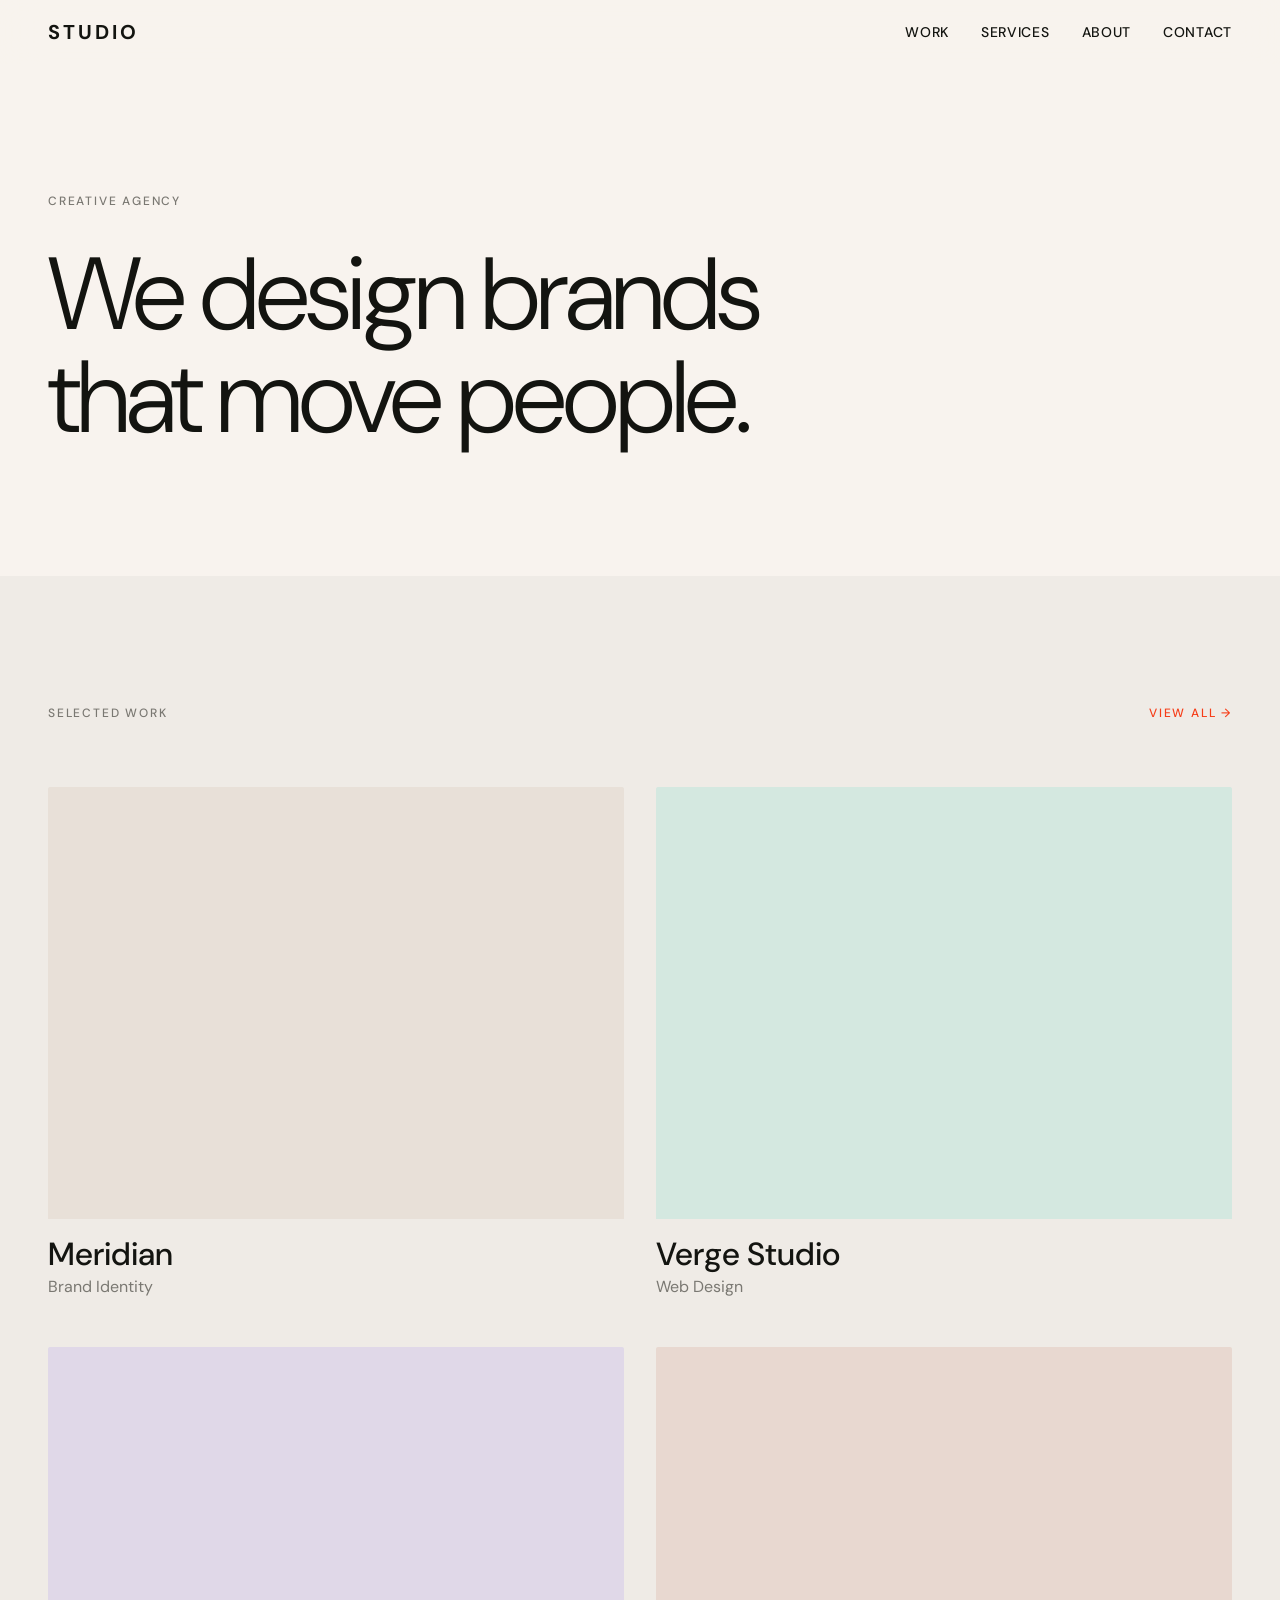
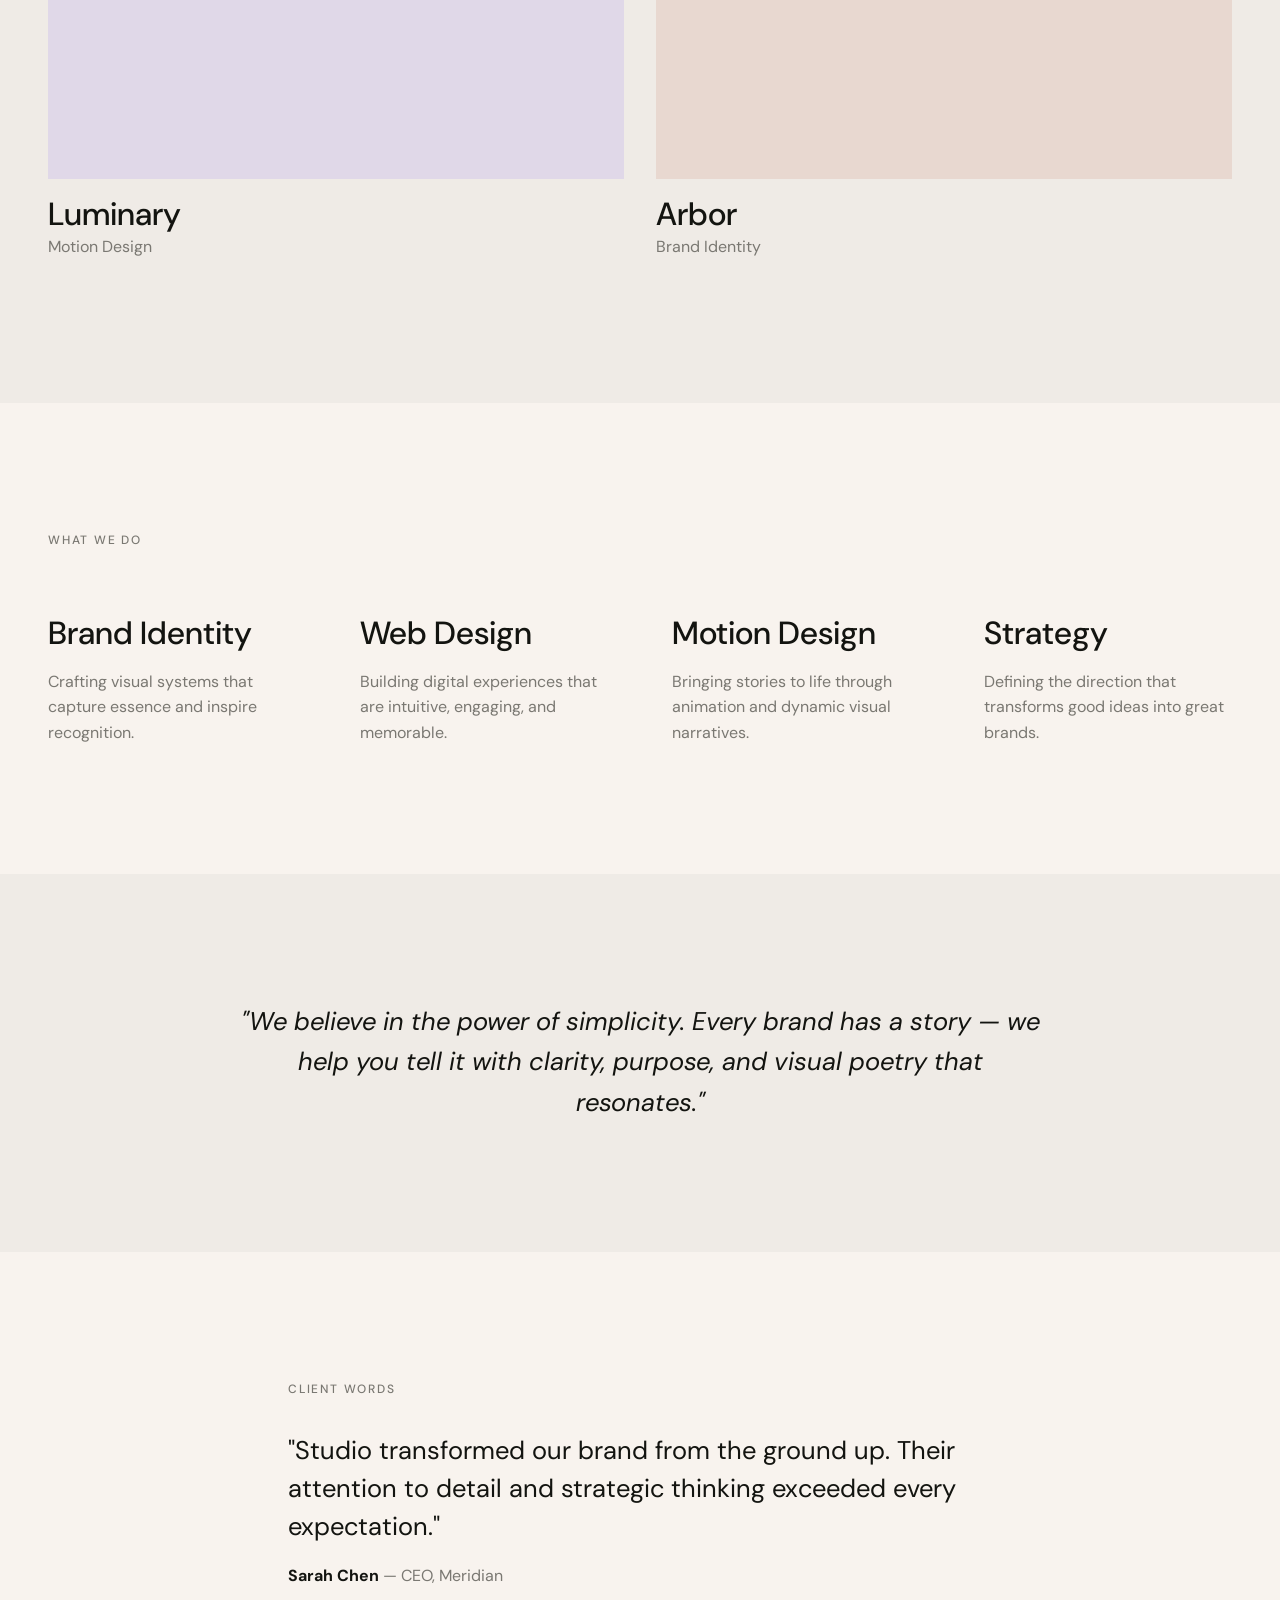
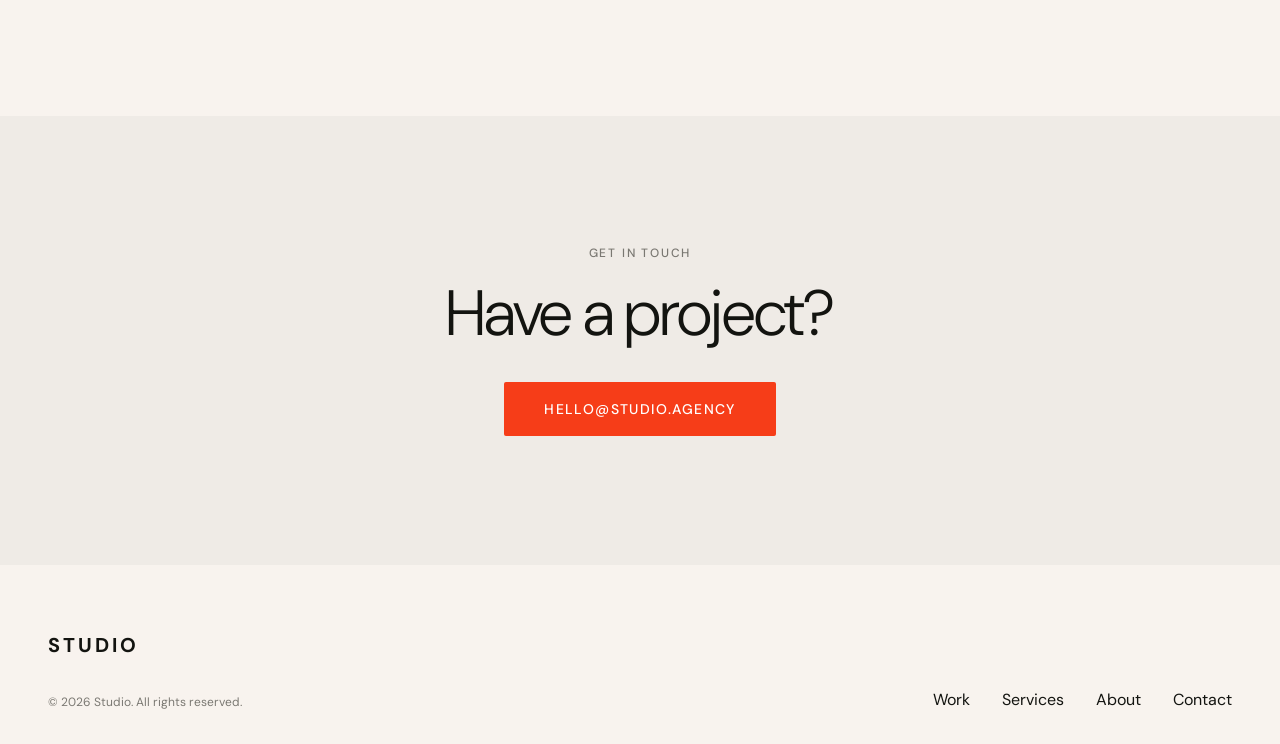
<file: index.html>
<!DOCTYPE html>
<html lang="en">
<head>
  <meta charset="UTF-8">
  <meta name="viewport" content="width=device-width, initial-scale=1.0">
  <title>STUDIO — Creative Agency</title>
  <meta name="description" content="We design brands that move people. Creative agency specializing in brand identity, web design, motion design, and strategy.">
  <link rel="stylesheet" href="css/style.css">
</head>
<body>

  <!-- Navigation -->
  <nav class="nav">
    <div class="container">
      <div class="nav__inner">
        <a href="index.html" class="nav__logo">STUDIO</a>
        <div class="nav__links">
          <a href="work.html" class="nav__link">Work</a>
          <a href="services.html" class="nav__link">Services</a>
          <a href="about.html" class="nav__link">About</a>
          <a href="contact.html" class="nav__link">Contact</a>
        </div>
        <button class="nav__toggle" aria-label="Menu">
          <span></span><span></span><span></span>
        </button>
      </div>
    </div>
  </nav>

  <!-- Mobile Nav -->
  <div class="nav__mobile">
    <a href="work.html">Work</a>
    <a href="services.html">Services</a>
    <a href="about.html">About</a>
    <a href="contact.html">Contact</a>
  </div>

  <!-- Hero -->
  <section class="section" style="padding-top: 12rem; padding-bottom: var(--space-xl);">
    <div class="container">
      <p class="label reveal" style="margin-bottom: var(--space-md);">Creative Agency</p>
      <h1 class="heading-display reveal">
        We design brands<br>that move people.
      </h1>
    </div>
  </section>

  <!-- Selected Work -->
  <section class="section section--alt">
    <div class="container">
      <div style="display: flex; justify-content: space-between; align-items: center; margin-bottom: var(--space-lg);">
        <p class="label reveal">Selected Work</p>
        <a href="work.html" class="label reveal" style="color: var(--color-secondary);">View All →</a>
      </div>
      <div class="grid grid--2">
        <a href="work.html" class="card reveal" data-category="brand">
          <div class="card__image bg-color-1"></div>
          <div class="card__content">
            <h3 class="heading-3">Meridian</h3>
            <p class="text-light">Brand Identity</p>
          </div>
        </a>
        <a href="work.html" class="card reveal" data-category="web">
          <div class="card__image bg-color-2"></div>
          <div class="card__content">
            <h3 class="heading-3">Verge Studio</h3>
            <p class="text-light">Web Design</p>
          </div>
        </a>
        <a href="work.html" class="card reveal" data-category="motion">
          <div class="card__image bg-color-3"></div>
          <div class="card__content">
            <h3 class="heading-3">Luminary</h3>
            <p class="text-light">Motion Design</p>
          </div>
        </a>
        <a href="work.html" class="card reveal" data-category="brand">
          <div class="card__image bg-color-4"></div>
          <div class="card__content">
            <h3 class="heading-3">Arbor</h3>
            <p class="text-light">Brand Identity</p>
          </div>
        </a>
      </div>
    </div>
  </section>

  <!-- Services -->
  <section class="section">
    <div class="container">
      <p class="label reveal" style="margin-bottom: var(--space-lg);">What We Do</p>
      <div class="grid grid--4" style="gap: var(--space-lg);">
        <div class="reveal">
          <h3 class="heading-3" style="margin-bottom: var(--space-sm);">Brand Identity</h3>
          <p class="text-light">Crafting visual systems that capture essence and inspire recognition.</p>
        </div>
        <div class="reveal">
          <h3 class="heading-3" style="margin-bottom: var(--space-sm);">Web Design</h3>
          <p class="text-light">Building digital experiences that are intuitive, engaging, and memorable.</p>
        </div>
        <div class="reveal">
          <h3 class="heading-3" style="margin-bottom: var(--space-sm);">Motion Design</h3>
          <p class="text-light">Bringing stories to life through animation and dynamic visual narratives.</p>
        </div>
        <div class="reveal">
          <h3 class="heading-3" style="margin-bottom: var(--space-sm);">Strategy</h3>
          <p class="text-light">Defining the direction that transforms good ideas into great brands.</p>
        </div>
      </div>
    </div>
  </section>

  <!-- About Statement -->
  <section class="section section--alt">
    <div class="container" style="max-width: 900px; text-align: center;">
      <p class="text-large text-italic reveal" style="line-height: 1.6;">
        "We believe in the power of simplicity. Every brand has a story — we help you tell it with clarity, purpose, and visual poetry that resonates."
      </p>
    </div>
  </section>

  <!-- Testimonial -->
  <section class="section">
    <div class="container" style="max-width: 800px;">
      <p class="label reveal" style="margin-bottom: var(--space-md);">Client Words</p>
      <blockquote class="reveal">
        <p class="text-large" style="margin-bottom: var(--space-sm);">
          "Studio transformed our brand from the ground up. Their attention to detail and strategic thinking exceeded every expectation."
        </p>
        <footer>
          <strong>Sarah Chen</strong>
          <span class="text-light"> — CEO, Meridian</span>
        </footer>
      </blockquote>
    </div>
  </section>

  <!-- Contact CTA -->
  <section class="section section--alt">
    <div class="container" style="text-align: center;">
      <p class="label reveal" style="margin-bottom: var(--space-sm);">Get in Touch</p>
      <h2 class="heading-1 reveal" style="margin-bottom: var(--space-md);">Have a project?</h2>
      <a href="mailto:hello@studio.agency" class="btn btn--primary reveal">hello@studio.agency</a>
    </div>
  </section>

  <!-- Footer -->
  <footer class="footer">
    <div class="container">
      <div class="footer__inner">
        <div>
          <div class="footer__logo">STUDIO</div>
          <p class="footer__copy">© 2026 Studio. All rights reserved.</p>
        </div>
        <div class="footer__links">
          <a href="work.html">Work</a>
          <a href="services.html">Services</a>
          <a href="about.html">About</a>
          <a href="contact.html">Contact</a>
        </div>
      </div>
    </div>
  </footer>

  <script src="js/main.js"></script>
</body>
</html>
</file>
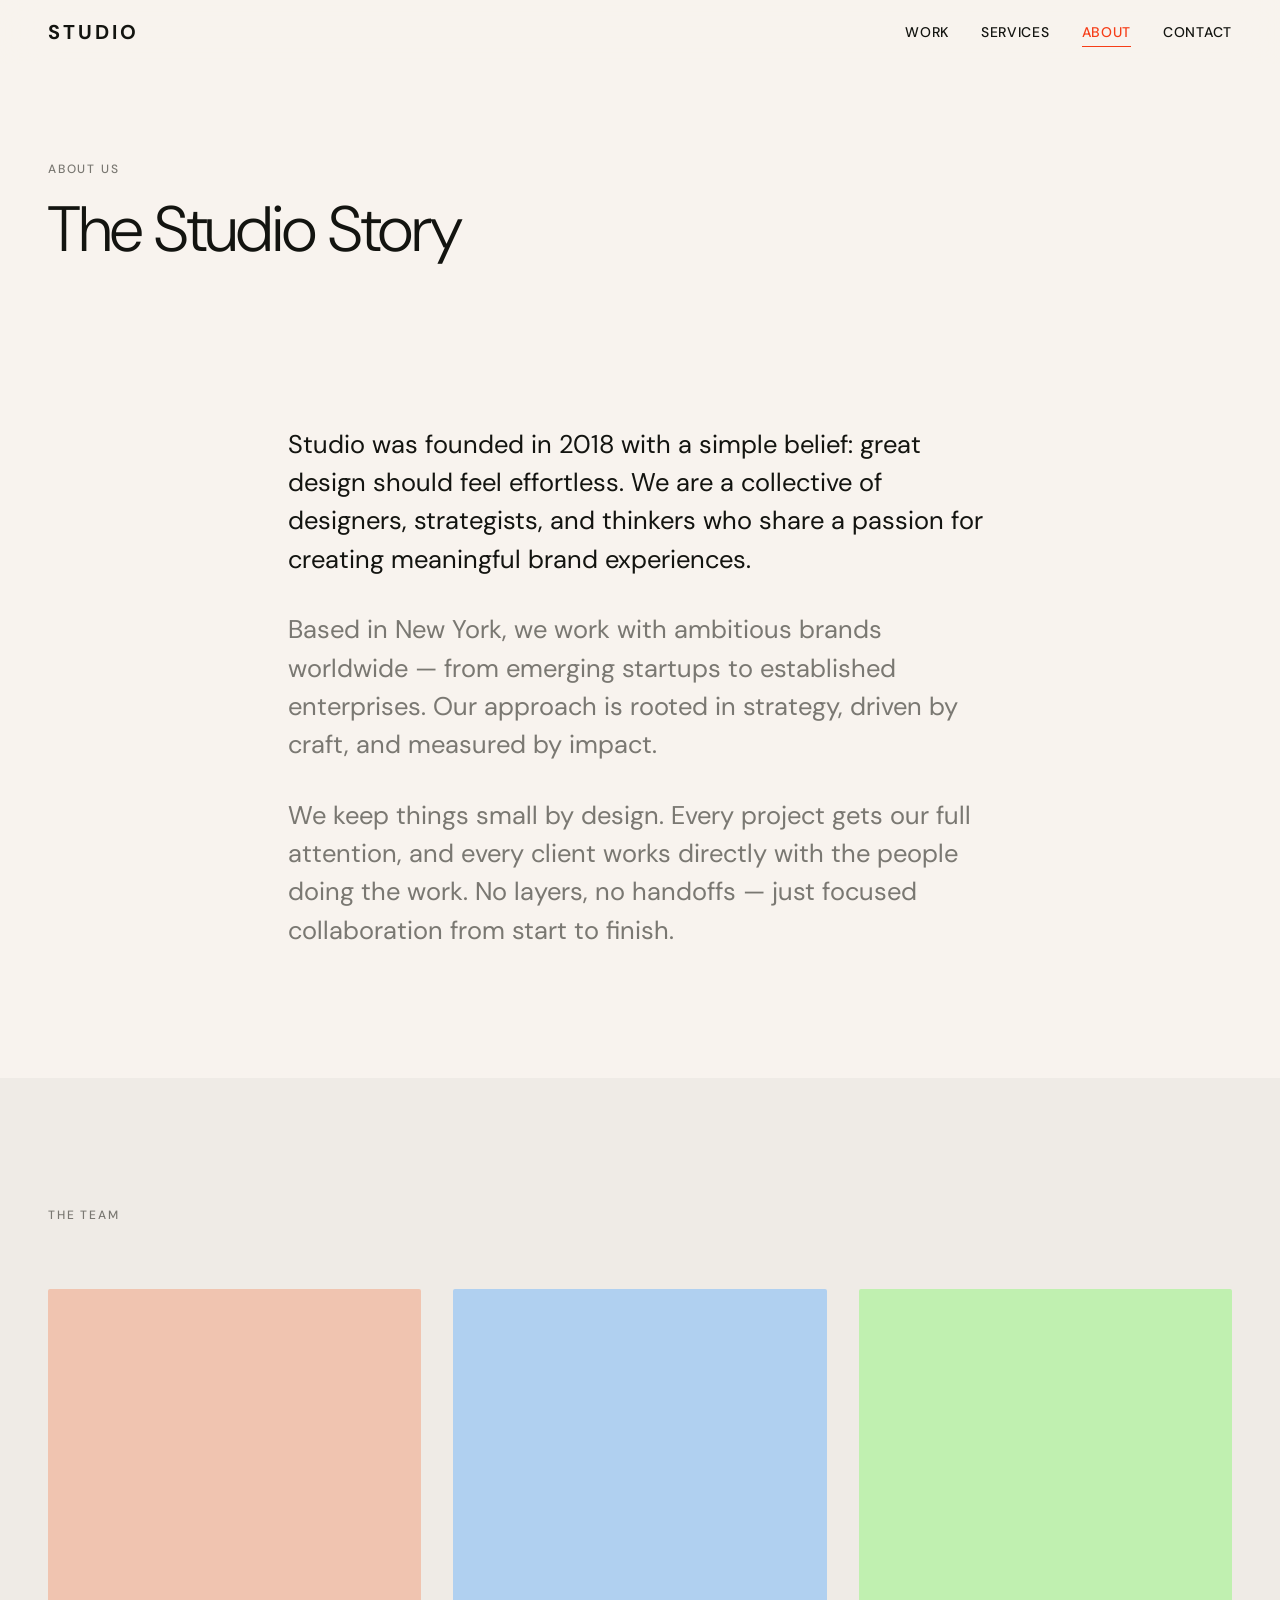
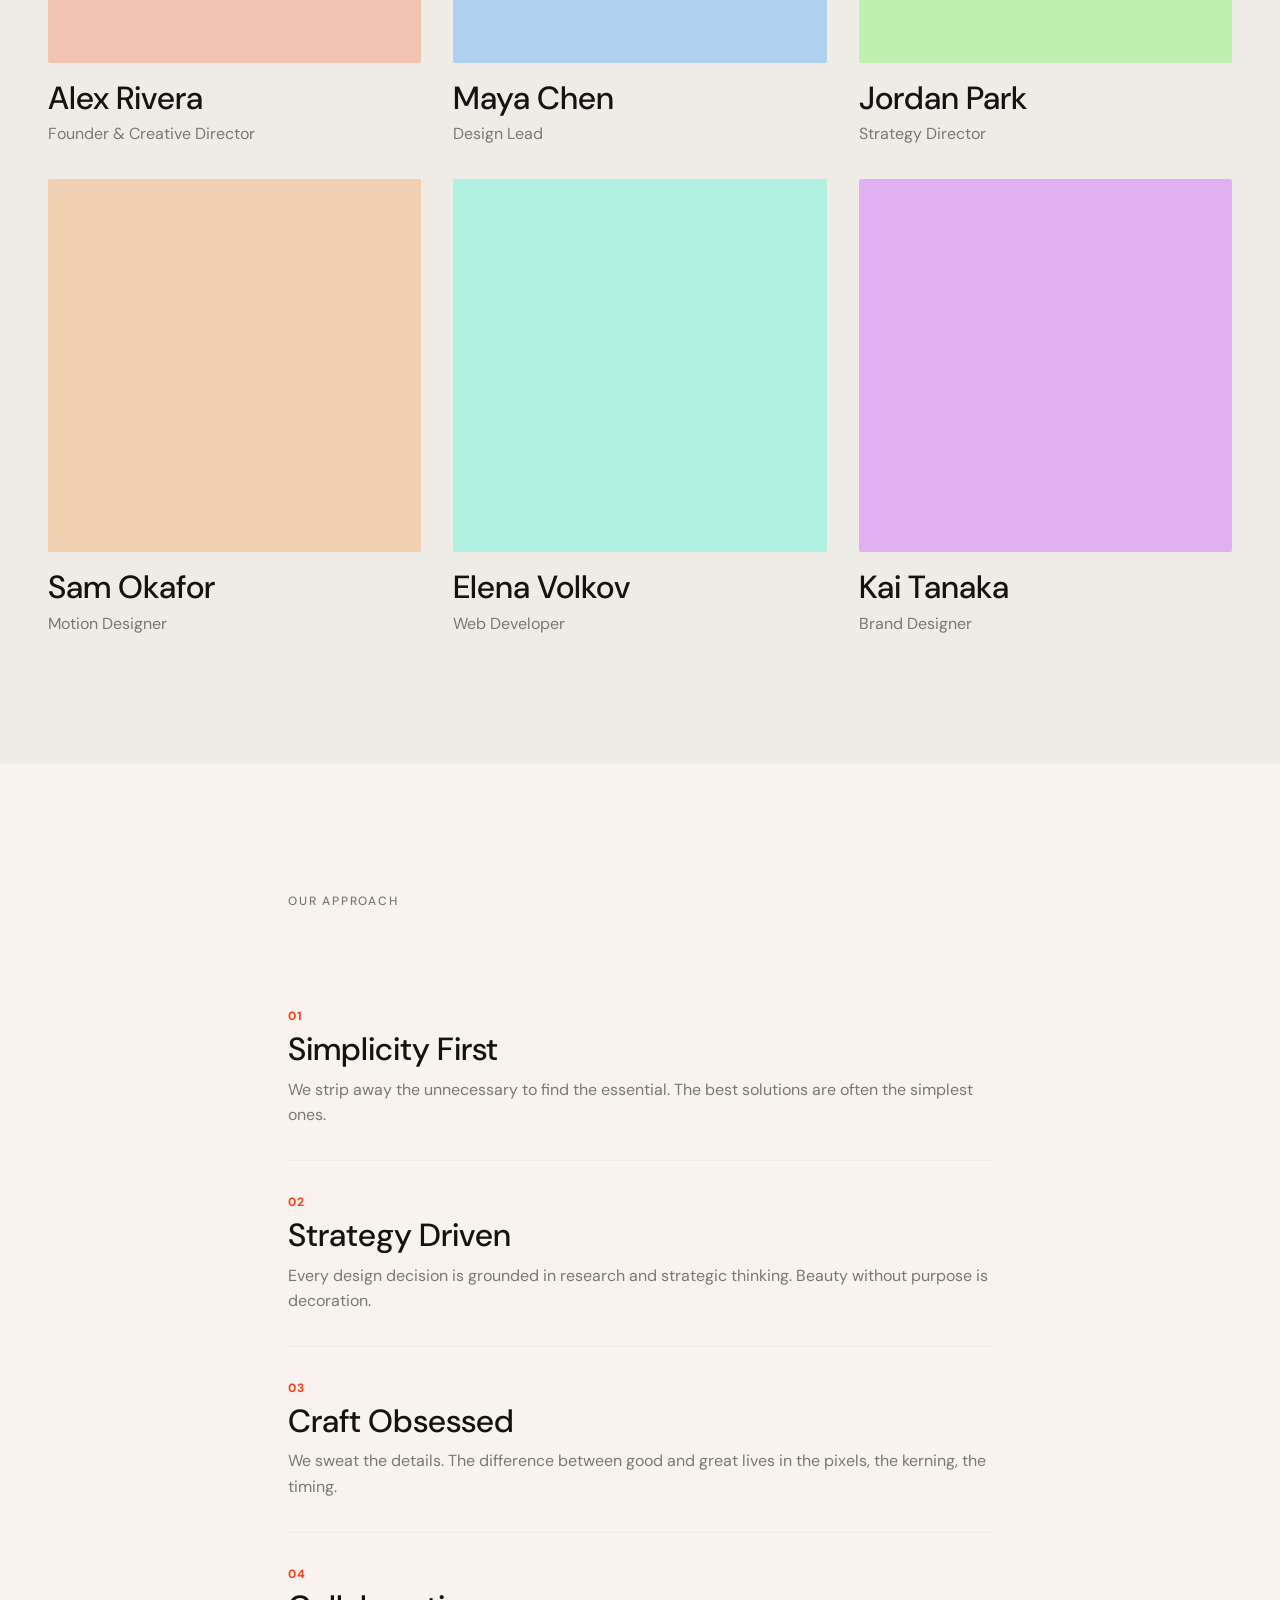
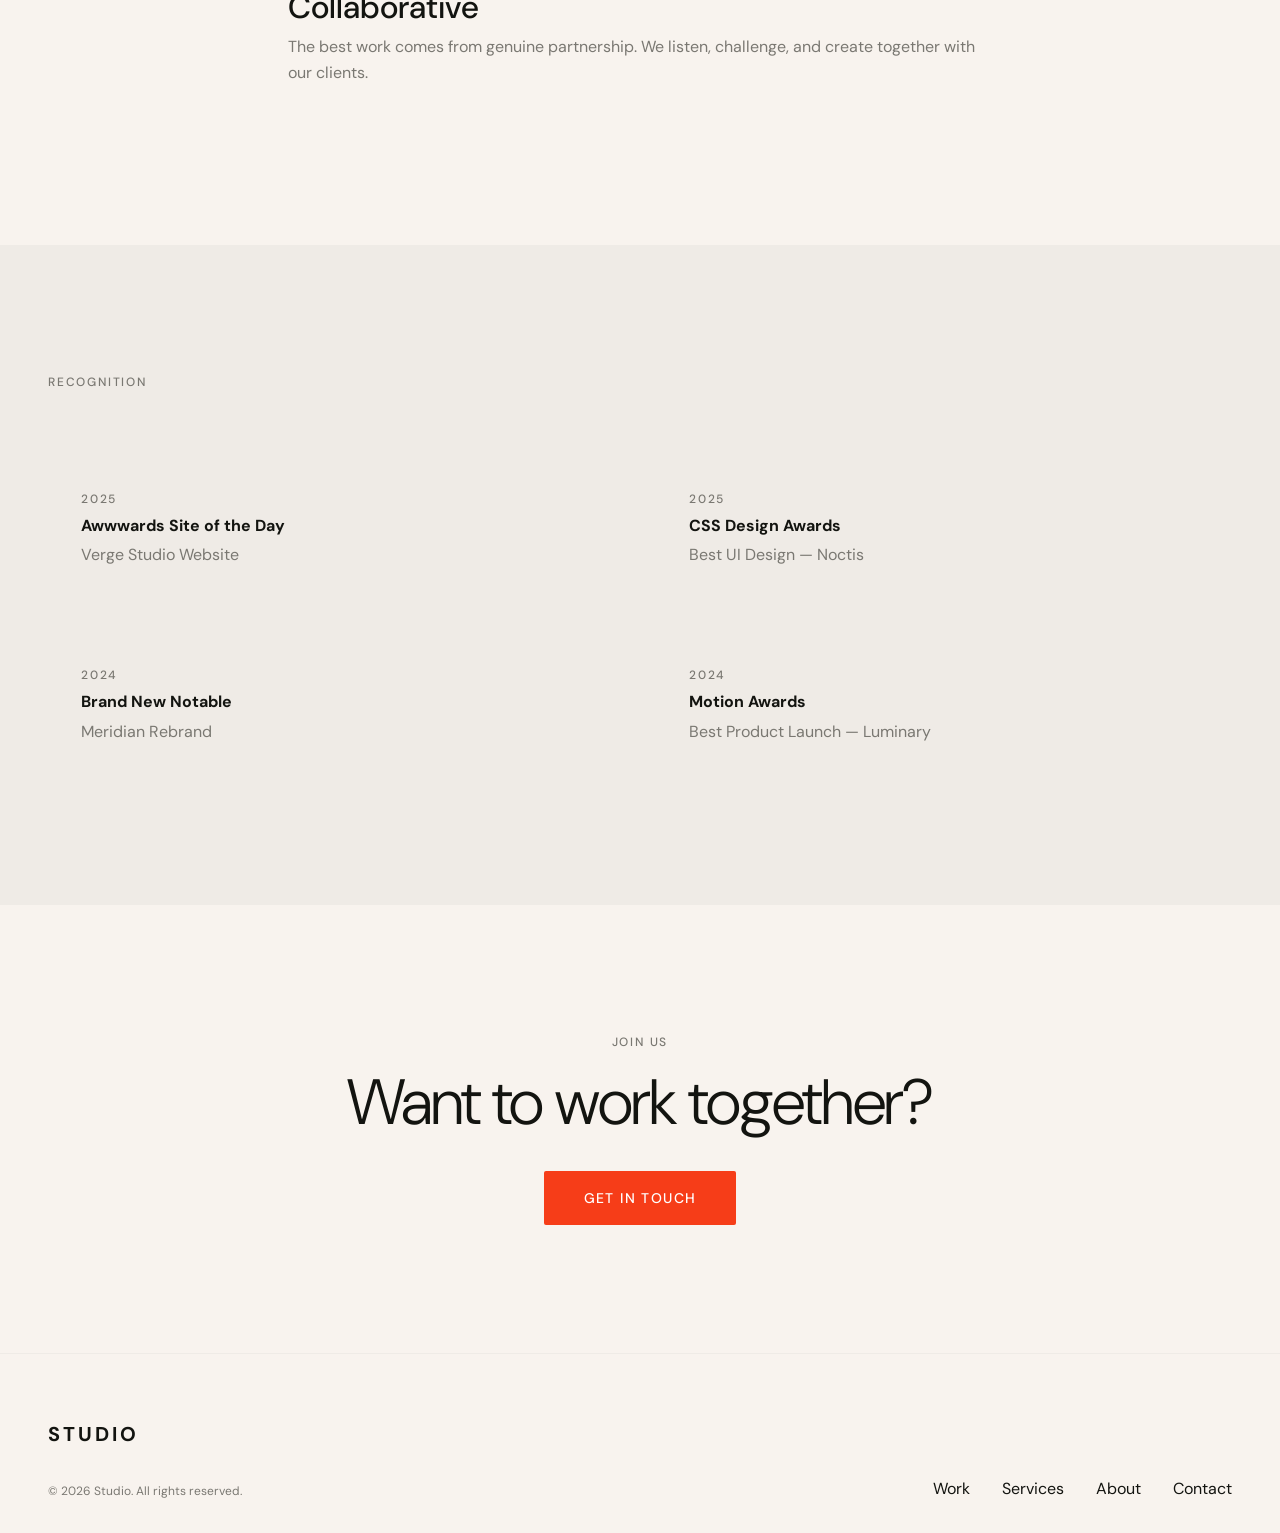
<file: about.html>
<!DOCTYPE html>
<html lang="en">
<head>
  <meta charset="UTF-8">
  <meta name="viewport" content="width=device-width, initial-scale=1.0">
  <title>About — STUDIO</title>
  <meta name="description" content="Learn about Studio — our story, team, values, and approach to creative work.">
  <link rel="stylesheet" href="css/style.css">
  <style>
    .team-card__avatar {
      aspect-ratio: 1;
      width: 100%;
      border-radius: var(--radius);
      margin-bottom: var(--space-sm);
    }
    .value {
      padding: var(--space-md) 0;
      border-bottom: 1px solid var(--color-bg-alt);
    }
    .value:last-child {
      border-bottom: none;
    }
    .value__number {
      font-size: var(--fs-tiny);
      font-weight: 700;
      color: var(--color-secondary);
      letter-spacing: 0.1em;
      margin-bottom: 0.25rem;
    }
    .awards-grid {
      display: grid;
      grid-template-columns: repeat(2, 1fr);
      gap: var(--space-md);
    }
    .award {
      padding: var(--space-md);
      border: 1px solid var(--color-bg-alt);
      border-radius: var(--radius);
    }
    @media (max-width: 768px) {
      .awards-grid {
        grid-template-columns: 1fr;
      }
    }
  </style>
</head>
<body>

  <!-- Navigation -->
  <nav class="nav">
    <div class="container">
      <div class="nav__inner">
        <a href="index.html" class="nav__logo">STUDIO</a>
        <div class="nav__links">
          <a href="work.html" class="nav__link">Work</a>
          <a href="services.html" class="nav__link">Services</a>
          <a href="about.html" class="nav__link active">About</a>
          <a href="contact.html" class="nav__link">Contact</a>
        </div>
        <button class="nav__toggle" aria-label="Menu">
          <span></span><span></span><span></span>
        </button>
      </div>
    </div>
  </nav>

  <div class="nav__mobile">
    <a href="work.html">Work</a>
    <a href="services.html">Services</a>
    <a href="about.html">About</a>
    <a href="contact.html">Contact</a>
  </div>

  <!-- Hero -->
  <section class="section" style="padding-top: 10rem;">
    <div class="container">
      <p class="label reveal" style="margin-bottom: var(--space-sm);">About Us</p>
      <h1 class="heading-1 reveal" style="margin-bottom: var(--space-md);">The Studio Story</h1>
    </div>
  </section>

  <!-- Story -->
  <section class="section" style="padding-top: 0;">
    <div class="container" style="max-width: 800px;">
      <p class="text-large reveal" style="margin-bottom: var(--space-md);">
        Studio was founded in 2018 with a simple belief: great design should feel effortless. We are a collective of designers, strategists, and thinkers who share a passion for creating meaningful brand experiences.
      </p>
      <p class="text-large text-light reveal" style="margin-bottom: var(--space-md);">
        Based in New York, we work with ambitious brands worldwide — from emerging startups to established enterprises. Our approach is rooted in strategy, driven by craft, and measured by impact.
      </p>
      <p class="text-large text-light reveal">
        We keep things small by design. Every project gets our full attention, and every client works directly with the people doing the work. No layers, no handoffs — just focused collaboration from start to finish.
      </p>
    </div>
  </section>

  <!-- Team -->
  <section class="section section--alt">
    <div class="container">
      <p class="label reveal" style="margin-bottom: var(--space-lg);">The Team</p>
      <div class="grid grid--3">
        <div class="reveal">
          <div class="team-card__avatar team-color-1"></div>
          <h3 class="heading-3" style="margin-bottom: 0.25rem;">Alex Rivera</h3>
          <p class="text-light">Founder & Creative Director</p>
        </div>
        <div class="reveal">
          <div class="team-card__avatar team-color-2"></div>
          <h3 class="heading-3" style="margin-bottom: 0.25rem;">Maya Chen</h3>
          <p class="text-light">Design Lead</p>
        </div>
        <div class="reveal">
          <div class="team-card__avatar team-color-3"></div>
          <h3 class="heading-3" style="margin-bottom: 0.25rem;">Jordan Park</h3>
          <p class="text-light">Strategy Director</p>
        </div>
        <div class="reveal">
          <div class="team-card__avatar team-color-4"></div>
          <h3 class="heading-3" style="margin-bottom: 0.25rem;">Sam Okafor</h3>
          <p class="text-light">Motion Designer</p>
        </div>
        <div class="reveal">
          <div class="team-card__avatar team-color-5"></div>
          <h3 class="heading-3" style="margin-bottom: 0.25rem;">Elena Volkov</h3>
          <p class="text-light">Web Developer</p>
        </div>
        <div class="reveal">
          <div class="team-card__avatar team-color-6"></div>
          <h3 class="heading-3" style="margin-bottom: 0.25rem;">Kai Tanaka</h3>
          <p class="text-light">Brand Designer</p>
        </div>
      </div>
    </div>
  </section>

  <!-- Values -->
  <section class="section">
    <div class="container" style="max-width: 800px;">
      <p class="label reveal" style="margin-bottom: var(--space-lg);">Our Approach</p>

      <div class="value reveal">
        <p class="value__number">01</p>
        <h3 class="heading-3" style="margin-bottom: 0.5rem;">Simplicity First</h3>
        <p class="text-light">We strip away the unnecessary to find the essential. The best solutions are often the simplest ones.</p>
      </div>

      <div class="value reveal">
        <p class="value__number">02</p>
        <h3 class="heading-3" style="margin-bottom: 0.5rem;">Strategy Driven</h3>
        <p class="text-light">Every design decision is grounded in research and strategic thinking. Beauty without purpose is decoration.</p>
      </div>

      <div class="value reveal">
        <p class="value__number">03</p>
        <h3 class="heading-3" style="margin-bottom: 0.5rem;">Craft Obsessed</h3>
        <p class="text-light">We sweat the details. The difference between good and great lives in the pixels, the kerning, the timing.</p>
      </div>

      <div class="value reveal">
        <p class="value__number">04</p>
        <h3 class="heading-3" style="margin-bottom: 0.5rem;">Collaborative</h3>
        <p class="text-light">The best work comes from genuine partnership. We listen, challenge, and create together with our clients.</p>
      </div>
    </div>
  </section>

  <!-- Awards -->
  <section class="section section--alt">
    <div class="container">
      <p class="label reveal" style="margin-bottom: var(--space-lg);">Recognition</p>
      <div class="awards-grid">
        <div class="award reveal">
          <p class="label" style="margin-bottom: 0.25rem;">2025</p>
          <h4 style="margin-bottom: 0.25rem;">Awwwards Site of the Day</h4>
          <p class="text-light">Verge Studio Website</p>
        </div>
        <div class="award reveal">
          <p class="label" style="margin-bottom: 0.25rem;">2025</p>
          <h4 style="margin-bottom: 0.25rem;">CSS Design Awards</h4>
          <p class="text-light">Best UI Design — Noctis</p>
        </div>
        <div class="award reveal">
          <p class="label" style="margin-bottom: 0.25rem;">2024</p>
          <h4 style="margin-bottom: 0.25rem;">Brand New Notable</h4>
          <p class="text-light">Meridian Rebrand</p>
        </div>
        <div class="award reveal">
          <p class="label" style="margin-bottom: 0.25rem;">2024</p>
          <h4 style="margin-bottom: 0.25rem;">Motion Awards</h4>
          <p class="text-light">Best Product Launch — Luminary</p>
        </div>
      </div>
    </div>
  </section>

  <!-- CTA -->
  <section class="section">
    <div class="container" style="text-align: center;">
      <p class="label reveal" style="margin-bottom: var(--space-sm);">Join Us</p>
      <h2 class="heading-1 reveal" style="margin-bottom: var(--space-md);">Want to work together?</h2>
      <a href="contact.html" class="btn btn--primary reveal">Get in Touch</a>
    </div>
  </section>

  <!-- Footer -->
  <footer class="footer">
    <div class="container">
      <div class="footer__inner">
        <div>
          <div class="footer__logo">STUDIO</div>
          <p class="footer__copy">© 2026 Studio. All rights reserved.</p>
        </div>
        <div class="footer__links">
          <a href="work.html">Work</a>
          <a href="services.html">Services</a>
          <a href="about.html">About</a>
          <a href="contact.html">Contact</a>
        </div>
      </div>
    </div>
  </footer>

  <script src="js/main.js"></script>
</body>
</html>
</file>
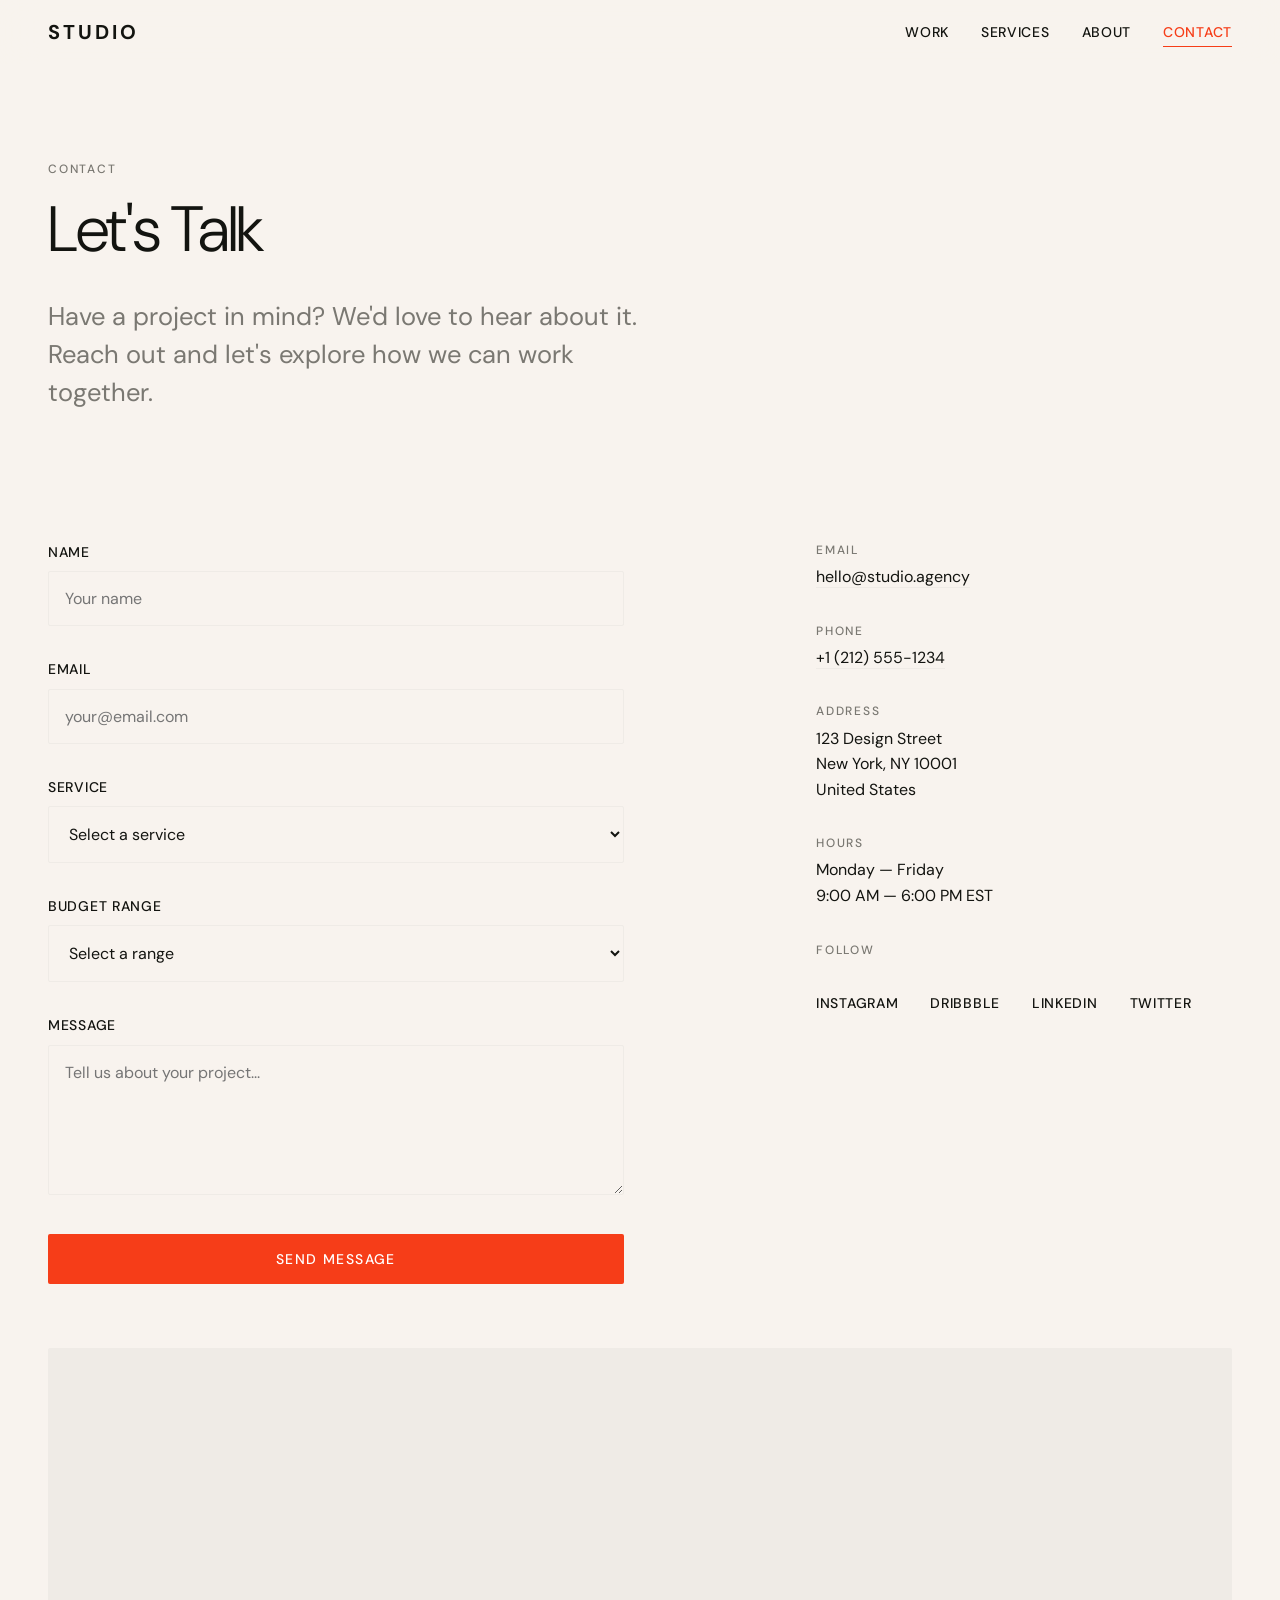
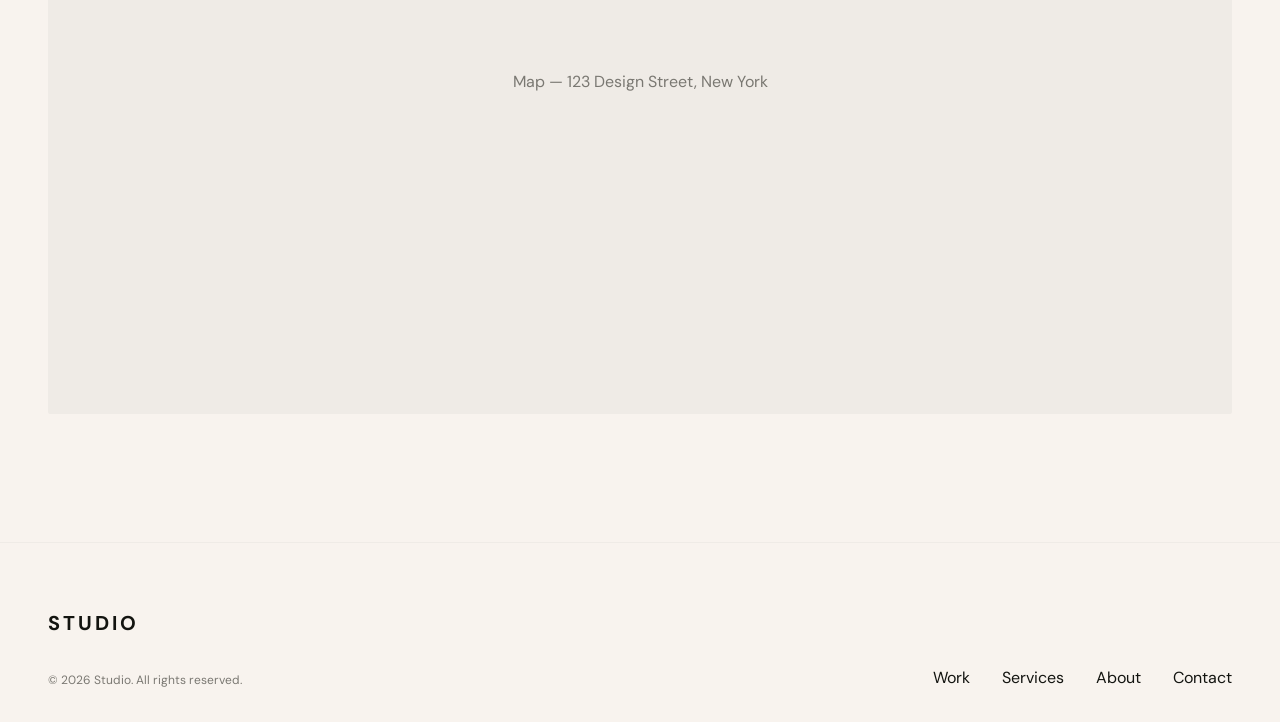
<file: contact.html>
<!DOCTYPE html>
<html lang="en">
<head>
  <meta charset="UTF-8">
  <meta name="viewport" content="width=device-width, initial-scale=1.0">
  <title>Contact — STUDIO</title>
  <meta name="description" content="Get in touch with Studio. Let's start your next project together.">
  <link rel="stylesheet" href="css/style.css">
  <style>
    .contact-grid {
      display: grid;
      grid-template-columns: 1.2fr 1fr;
      gap: var(--space-xl);
    }
    .contact-info__item {
      margin-bottom: var(--space-md);
    }
    .contact-info__label {
      font-size: var(--fs-tiny);
      font-weight: 500;
      letter-spacing: 0.15em;
      text-transform: uppercase;
      color: var(--color-text-light);
      margin-bottom: 0.25rem;
    }
    .contact-info__value {
      font-size: var(--fs-body);
    }
    .contact-info__value a {
      border-bottom: 1px solid var(--color-bg-alt);
      transition: border-color 0.3s ease;
    }
    .contact-info__value a:hover {
      border-color: var(--color-secondary);
    }
    .map-placeholder {
      width: 100%;
      aspect-ratio: 16/9;
      background-color: var(--color-bg-alt);
      border-radius: var(--radius);
      display: flex;
      align-items: center;
      justify-content: center;
      margin-top: var(--space-lg);
    }
    .social-links {
      display: flex;
      gap: var(--space-md);
      margin-top: var(--space-md);
    }
    .social-links a {
      font-size: var(--fs-small);
      font-weight: 500;
      letter-spacing: 0.05em;
      text-transform: uppercase;
      border-bottom: 1px solid transparent;
      transition: all 0.3s ease;
    }
    .social-links a:hover {
      border-bottom-color: var(--color-secondary);
    }
    @media (max-width: 768px) {
      .contact-grid {
        grid-template-columns: 1fr;
      }
    }
  </style>
</head>
<body>

  <!-- Navigation -->
  <nav class="nav">
    <div class="container">
      <div class="nav__inner">
        <a href="index.html" class="nav__logo">STUDIO</a>
        <div class="nav__links">
          <a href="work.html" class="nav__link">Work</a>
          <a href="services.html" class="nav__link">Services</a>
          <a href="about.html" class="nav__link">About</a>
          <a href="contact.html" class="nav__link active">Contact</a>
        </div>
        <button class="nav__toggle" aria-label="Menu">
          <span></span><span></span><span></span>
        </button>
      </div>
    </div>
  </nav>

  <div class="nav__mobile">
    <a href="work.html">Work</a>
    <a href="services.html">Services</a>
    <a href="about.html">About</a>
    <a href="contact.html">Contact</a>
  </div>

  <!-- Hero -->
  <section class="section" style="padding-top: 10rem;">
    <div class="container">
      <p class="label reveal" style="margin-bottom: var(--space-sm);">Contact</p>
      <h1 class="heading-1 reveal" style="margin-bottom: var(--space-md);">Let's Talk</h1>
      <p class="text-large text-light reveal" style="max-width: 600px;">
        Have a project in mind? We'd love to hear about it. Reach out and let's explore how we can work together.
      </p>
    </div>
  </section>

  <!-- Contact Form + Info -->
  <section class="section" style="padding-top: 0;">
    <div class="container">
      <div class="contact-grid">
        
        <!-- Form -->
        <div class="reveal">
          <form class="contact-form">
            <div class="form__group">
              <label class="form__label" for="name">Name</label>
              <input class="form__input" type="text" id="name" name="name" placeholder="Your name" required>
            </div>
            <div class="form__group">
              <label class="form__label" for="email">Email</label>
              <input class="form__input" type="email" id="email" name="email" placeholder="your@email.com" required>
            </div>
            <div class="form__group">
              <label class="form__label" for="service">Service</label>
              <select class="form__select" id="service" name="service">
                <option value="">Select a service</option>
                <option value="brand">Brand Identity</option>
                <option value="web">Web Design</option>
                <option value="motion">Motion Design</option>
                <option value="strategy">Strategy</option>
                <option value="other">Other</option>
              </select>
            </div>
            <div class="form__group">
              <label class="form__label" for="budget">Budget Range</label>
              <select class="form__select" id="budget" name="budget">
                <option value="">Select a range</option>
                <option value="10-25">$10k — $25k</option>
                <option value="25-50">$25k — $50k</option>
                <option value="50-100">$50k — $100k</option>
                <option value="100+">$100k+</option>
              </select>
            </div>
            <div class="form__group">
              <label class="form__label" for="message">Message</label>
              <textarea class="form__textarea" id="message" name="message" placeholder="Tell us about your project..." required></textarea>
            </div>
            <button type="submit" class="btn btn--primary" style="width: 100%; justify-content: center;">Send Message</button>
          </form>
        </div>

        <!-- Info -->
        <div class="reveal" style="padding-left: var(--space-lg);">
          <div class="contact-info__item">
            <p class="contact-info__label">Email</p>
            <p class="contact-info__value"><a href="mailto:hello@studio.agency">hello@studio.agency</a></p>
          </div>
          <div class="contact-info__item">
            <p class="contact-info__label">Phone</p>
            <p class="contact-info__value"><a href="tel:+12125551234">+1 (212) 555-1234</a></p>
          </div>
          <div class="contact-info__item">
            <p class="contact-info__label">Address</p>
            <p class="contact-info__value">
              123 Design Street<br>
              New York, NY 10001<br>
              United States
            </p>
          </div>
          <div class="contact-info__item">
            <p class="contact-info__label">Hours</p>
            <p class="contact-info__value">
              Monday — Friday<br>
              9:00 AM — 6:00 PM EST
            </p>
          </div>

          <div class="contact-info__item">
            <p class="contact-info__label">Follow</p>
            <div class="social-links">
              <a href="#">Instagram</a>
              <a href="#">Dribbble</a>
              <a href="#">LinkedIn</a>
              <a href="#">Twitter</a>
            </div>
          </div>
        </div>

      </div>

      <!-- Map -->
      <div class="map-placeholder reveal">
        <p class="text-light">Map — 123 Design Street, New York</p>
      </div>
    </div>
  </section>

  <!-- Footer -->
  <footer class="footer">
    <div class="container">
      <div class="footer__inner">
        <div>
          <div class="footer__logo">STUDIO</div>
          <p class="footer__copy">© 2026 Studio. All rights reserved.</p>
        </div>
        <div class="footer__links">
          <a href="work.html">Work</a>
          <a href="services.html">Services</a>
          <a href="about.html">About</a>
          <a href="contact.html">Contact</a>
        </div>
      </div>
    </div>
  </footer>

  <script src="js/main.js"></script>
</body>
</html>
</file>
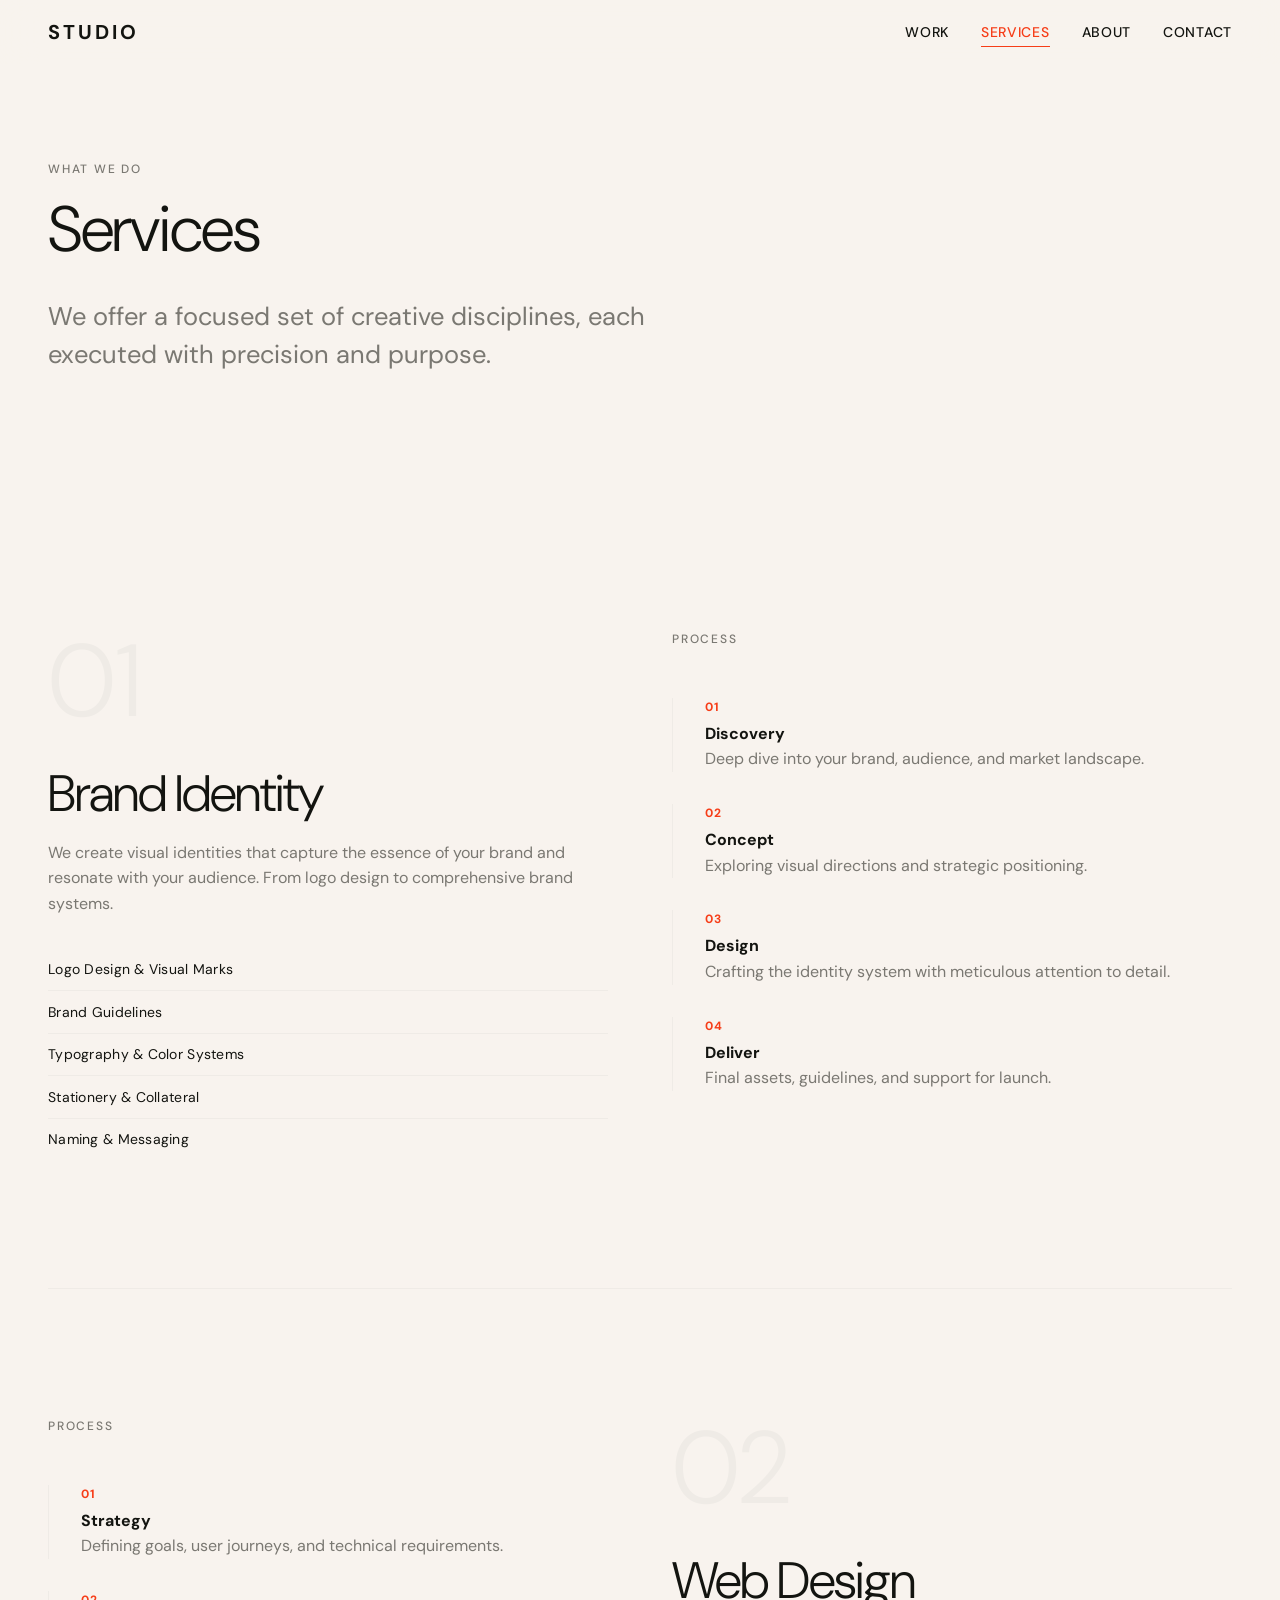
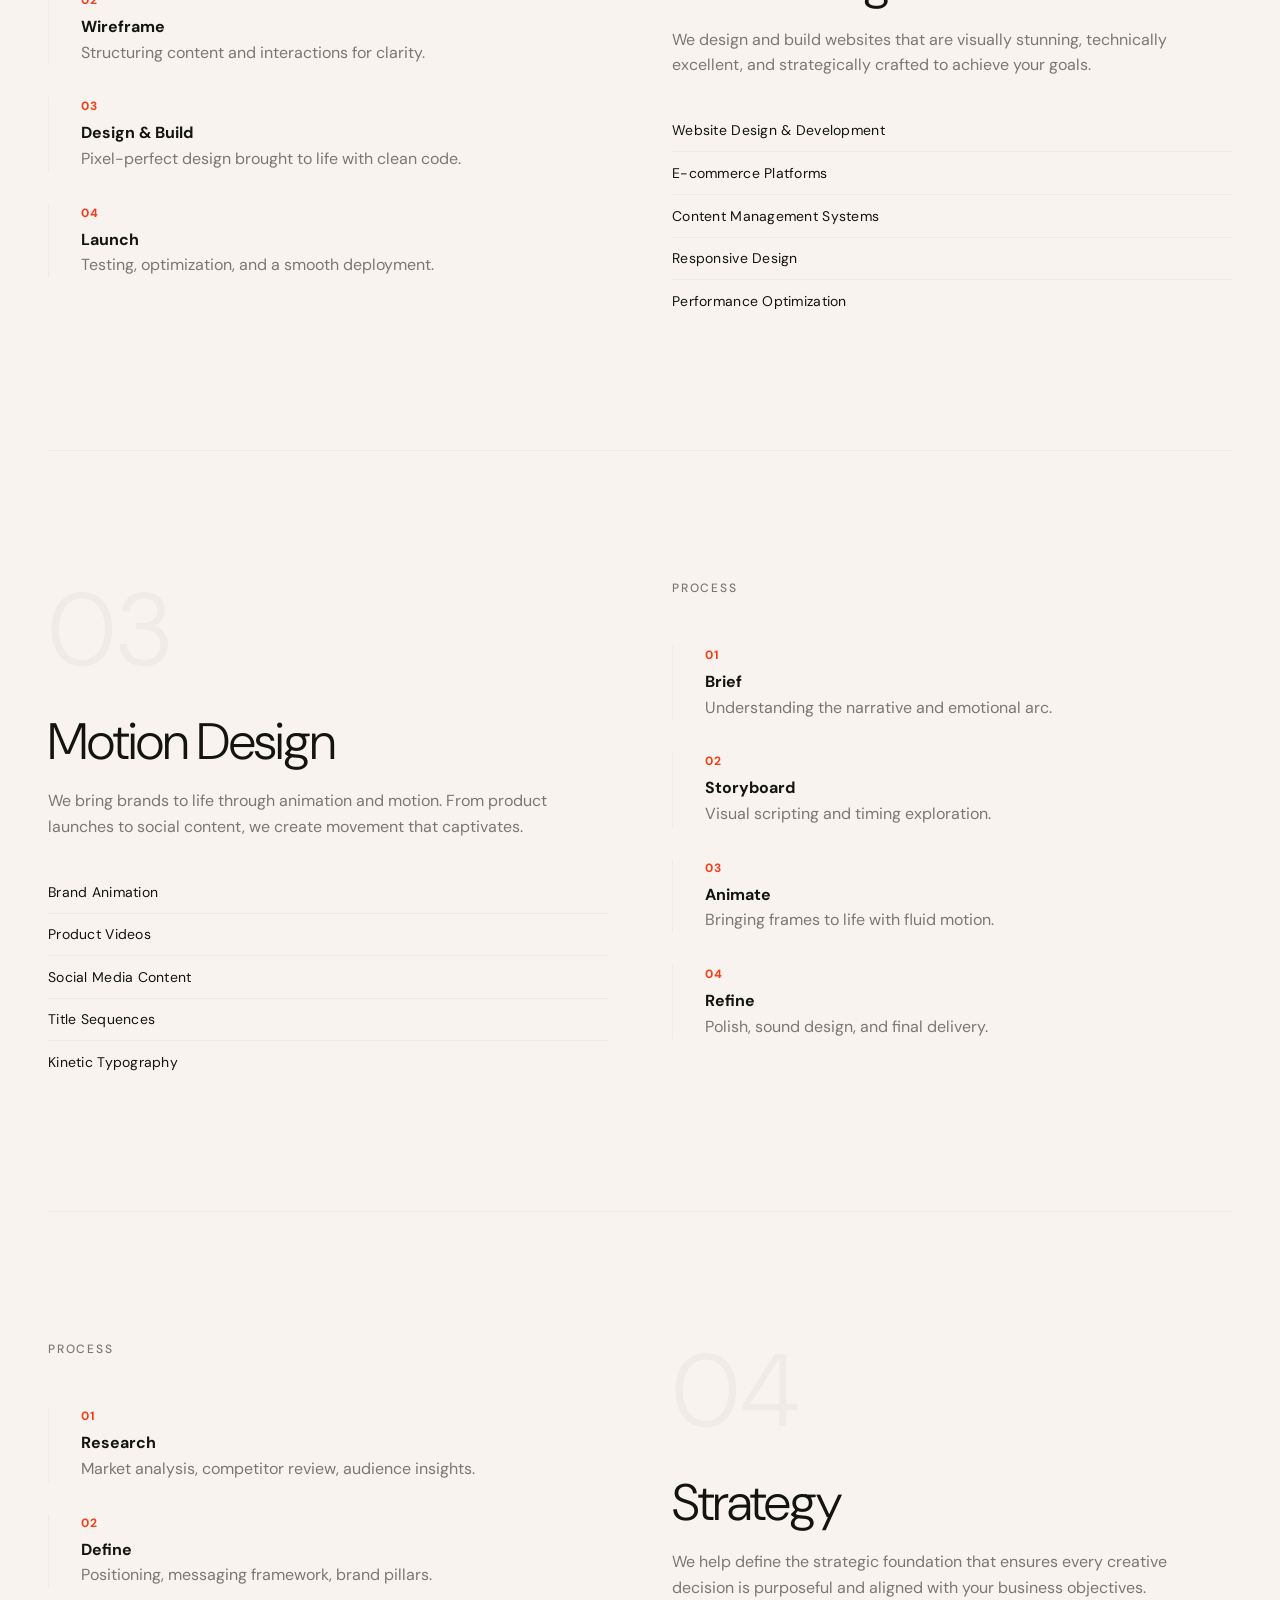
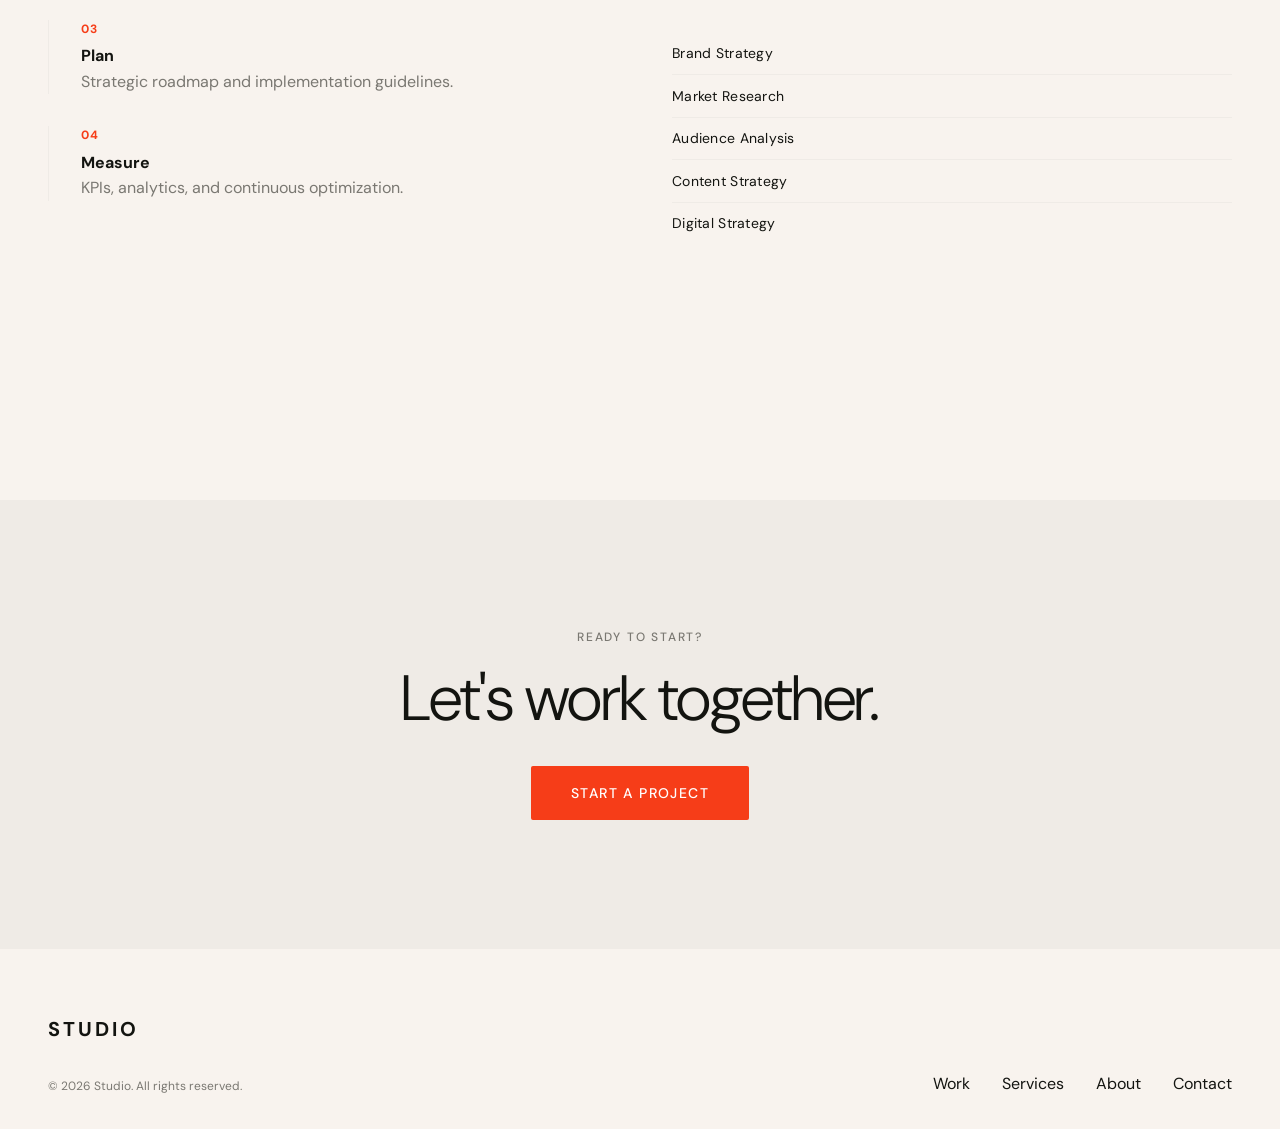
<file: services.html>
<!DOCTYPE html>
<html lang="en">
<head>
  <meta charset="UTF-8">
  <meta name="viewport" content="width=device-width, initial-scale=1.0">
  <title>Services — STUDIO</title>
  <meta name="description" content="Our services: Brand Identity, Web Design, Motion Design, and Strategy.">
  <link rel="stylesheet" href="css/style.css">
  <style>
    .service {
      display: grid;
      grid-template-columns: 1fr 1fr;
      gap: var(--space-lg);
      padding: var(--space-xl) 0;
      border-bottom: 1px solid var(--color-bg-alt);
    }
    .service:last-of-type {
      border-bottom: none;
    }
    .service__number {
      font-size: var(--fs-display);
      font-weight: 300;
      color: var(--color-bg-alt);
      line-height: 1;
      margin-bottom: var(--space-md);
    }
    .service__list {
      margin-top: var(--space-md);
    }
    .service__list li {
      padding: 0.6rem 0;
      border-bottom: 1px solid var(--color-bg-alt);
      font-size: var(--fs-small);
      letter-spacing: 0.02em;
    }
    .service__list li:last-child {
      border-bottom: none;
    }
    .service__process {
      display: flex;
      flex-direction: column;
      gap: var(--space-md);
    }
    .process-step {
      padding-left: var(--space-md);
      border-left: 1px solid var(--color-bg-alt);
    }
    .process-step__num {
      font-size: var(--fs-tiny);
      font-weight: 700;
      color: var(--color-secondary);
      letter-spacing: 0.1em;
      margin-bottom: 0.25rem;
    }
    .service--alt {
      direction: rtl;
    }
    .service--alt > * {
      direction: ltr;
    }
    @media (max-width: 768px) {
      .service {
        grid-template-columns: 1fr;
      }
      .service--alt {
        direction: ltr;
      }
    }
  </style>
</head>
<body>

  <!-- Navigation -->
  <nav class="nav">
    <div class="container">
      <div class="nav__inner">
        <a href="index.html" class="nav__logo">STUDIO</a>
        <div class="nav__links">
          <a href="work.html" class="nav__link">Work</a>
          <a href="services.html" class="nav__link active">Services</a>
          <a href="about.html" class="nav__link">About</a>
          <a href="contact.html" class="nav__link">Contact</a>
        </div>
        <button class="nav__toggle" aria-label="Menu">
          <span></span><span></span><span></span>
        </button>
      </div>
    </div>
  </nav>

  <div class="nav__mobile">
    <a href="work.html">Work</a>
    <a href="services.html">Services</a>
    <a href="about.html">About</a>
    <a href="contact.html">Contact</a>
  </div>

  <!-- Hero -->
  <section class="section" style="padding-top: 10rem;">
    <div class="container">
      <p class="label reveal" style="margin-bottom: var(--space-sm);">What We Do</p>
      <h1 class="heading-1 reveal" style="margin-bottom: var(--space-md);">Services</h1>
      <p class="text-large text-light reveal" style="max-width: 600px;">
        We offer a focused set of creative disciplines, each executed with precision and purpose.
      </p>
    </div>
  </section>

  <!-- Services -->
  <section class="section" style="padding-top: 0;">
    <div class="container">

      <!-- Brand Identity -->
      <div class="service reveal">
        <div>
          <div class="service__number">01</div>
          <h2 class="heading-2" style="margin-bottom: var(--space-sm);">Brand Identity</h2>
          <p class="text-light">We create visual identities that capture the essence of your brand and resonate with your audience. From logo design to comprehensive brand systems.</p>
          <ul class="service__list">
            <li>Logo Design & Visual Marks</li>
            <li>Brand Guidelines</li>
            <li>Typography & Color Systems</li>
            <li>Stationery & Collateral</li>
            <li>Naming & Messaging</li>
          </ul>
        </div>
        <div class="service__process">
          <p class="label" style="margin-bottom: var(--space-sm);">Process</p>
          <div class="process-step">
            <p class="process-step__num">01</p>
            <h4>Discovery</h4>
            <p class="text-light">Deep dive into your brand, audience, and market landscape.</p>
          </div>
          <div class="process-step">
            <p class="process-step__num">02</p>
            <h4>Concept</h4>
            <p class="text-light">Exploring visual directions and strategic positioning.</p>
          </div>
          <div class="process-step">
            <p class="process-step__num">03</p>
            <h4>Design</h4>
            <p class="text-light">Crafting the identity system with meticulous attention to detail.</p>
          </div>
          <div class="process-step">
            <p class="process-step__num">04</p>
            <h4>Deliver</h4>
            <p class="text-light">Final assets, guidelines, and support for launch.</p>
          </div>
        </div>
      </div>

      <!-- Web Design -->
      <div class="service service--alt reveal">
        <div>
          <div class="service__number">02</div>
          <h2 class="heading-2" style="margin-bottom: var(--space-sm);">Web Design</h2>
          <p class="text-light">We design and build websites that are visually stunning, technically excellent, and strategically crafted to achieve your goals.</p>
          <ul class="service__list">
            <li>Website Design & Development</li>
            <li>E-commerce Platforms</li>
            <li>Content Management Systems</li>
            <li>Responsive Design</li>
            <li>Performance Optimization</li>
          </ul>
        </div>
        <div class="service__process">
          <p class="label" style="margin-bottom: var(--space-sm);">Process</p>
          <div class="process-step">
            <p class="process-step__num">01</p>
            <h4>Strategy</h4>
            <p class="text-light">Defining goals, user journeys, and technical requirements.</p>
          </div>
          <div class="process-step">
            <p class="process-step__num">02</p>
            <h4>Wireframe</h4>
            <p class="text-light">Structuring content and interactions for clarity.</p>
          </div>
          <div class="process-step">
            <p class="process-step__num">03</p>
            <h4>Design & Build</h4>
            <p class="text-light">Pixel-perfect design brought to life with clean code.</p>
          </div>
          <div class="process-step">
            <p class="process-step__num">04</p>
            <h4>Launch</h4>
            <p class="text-light">Testing, optimization, and a smooth deployment.</p>
          </div>
        </div>
      </div>

      <!-- Motion Design -->
      <div class="service reveal">
        <div>
          <div class="service__number">03</div>
          <h2 class="heading-2" style="margin-bottom: var(--space-sm);">Motion Design</h2>
          <p class="text-light">We bring brands to life through animation and motion. From product launches to social content, we create movement that captivates.</p>
          <ul class="service__list">
            <li>Brand Animation</li>
            <li>Product Videos</li>
            <li>Social Media Content</li>
            <li>Title Sequences</li>
            <li>Kinetic Typography</li>
          </ul>
        </div>
        <div class="service__process">
          <p class="label" style="margin-bottom: var(--space-sm);">Process</p>
          <div class="process-step">
            <p class="process-step__num">01</p>
            <h4>Brief</h4>
            <p class="text-light">Understanding the narrative and emotional arc.</p>
          </div>
          <div class="process-step">
            <p class="process-step__num">02</p>
            <h4>Storyboard</h4>
            <p class="text-light">Visual scripting and timing exploration.</p>
          </div>
          <div class="process-step">
            <p class="process-step__num">03</p>
            <h4>Animate</h4>
            <p class="text-light">Bringing frames to life with fluid motion.</p>
          </div>
          <div class="process-step">
            <p class="process-step__num">04</p>
            <h4>Refine</h4>
            <p class="text-light">Polish, sound design, and final delivery.</p>
          </div>
        </div>
      </div>

      <!-- Strategy -->
      <div class="service service--alt reveal">
        <div>
          <div class="service__number">04</div>
          <h2 class="heading-2" style="margin-bottom: var(--space-sm);">Strategy</h2>
          <p class="text-light">We help define the strategic foundation that ensures every creative decision is purposeful and aligned with your business objectives.</p>
          <ul class="service__list">
            <li>Brand Strategy</li>
            <li>Market Research</li>
            <li>Audience Analysis</li>
            <li>Content Strategy</li>
            <li>Digital Strategy</li>
          </ul>
        </div>
        <div class="service__process">
          <p class="label" style="margin-bottom: var(--space-sm);">Process</p>
          <div class="process-step">
            <p class="process-step__num">01</p>
            <h4>Research</h4>
            <p class="text-light">Market analysis, competitor review, audience insights.</p>
          </div>
          <div class="process-step">
            <p class="process-step__num">02</p>
            <h4>Define</h4>
            <p class="text-light">Positioning, messaging framework, brand pillars.</p>
          </div>
          <div class="process-step">
            <p class="process-step__num">03</p>
            <h4>Plan</h4>
            <p class="text-light">Strategic roadmap and implementation guidelines.</p>
          </div>
          <div class="process-step">
            <p class="process-step__num">04</p>
            <h4>Measure</h4>
            <p class="text-light">KPIs, analytics, and continuous optimization.</p>
          </div>
        </div>
      </div>

    </div>
  </section>

  <!-- CTA -->
  <section class="section section--alt">
    <div class="container" style="text-align: center;">
      <p class="label reveal" style="margin-bottom: var(--space-sm);">Ready to Start?</p>
      <h2 class="heading-1 reveal" style="margin-bottom: var(--space-md);">Let's work together.</h2>
      <a href="contact.html" class="btn btn--primary reveal">Start a Project</a>
    </div>
  </section>

  <!-- Footer -->
  <footer class="footer">
    <div class="container">
      <div class="footer__inner">
        <div>
          <div class="footer__logo">STUDIO</div>
          <p class="footer__copy">© 2026 Studio. All rights reserved.</p>
        </div>
        <div class="footer__links">
          <a href="work.html">Work</a>
          <a href="services.html">Services</a>
          <a href="about.html">About</a>
          <a href="contact.html">Contact</a>
        </div>
      </div>
    </div>
  </footer>

  <script src="js/main.js"></script>
</body>
</html>
</file>
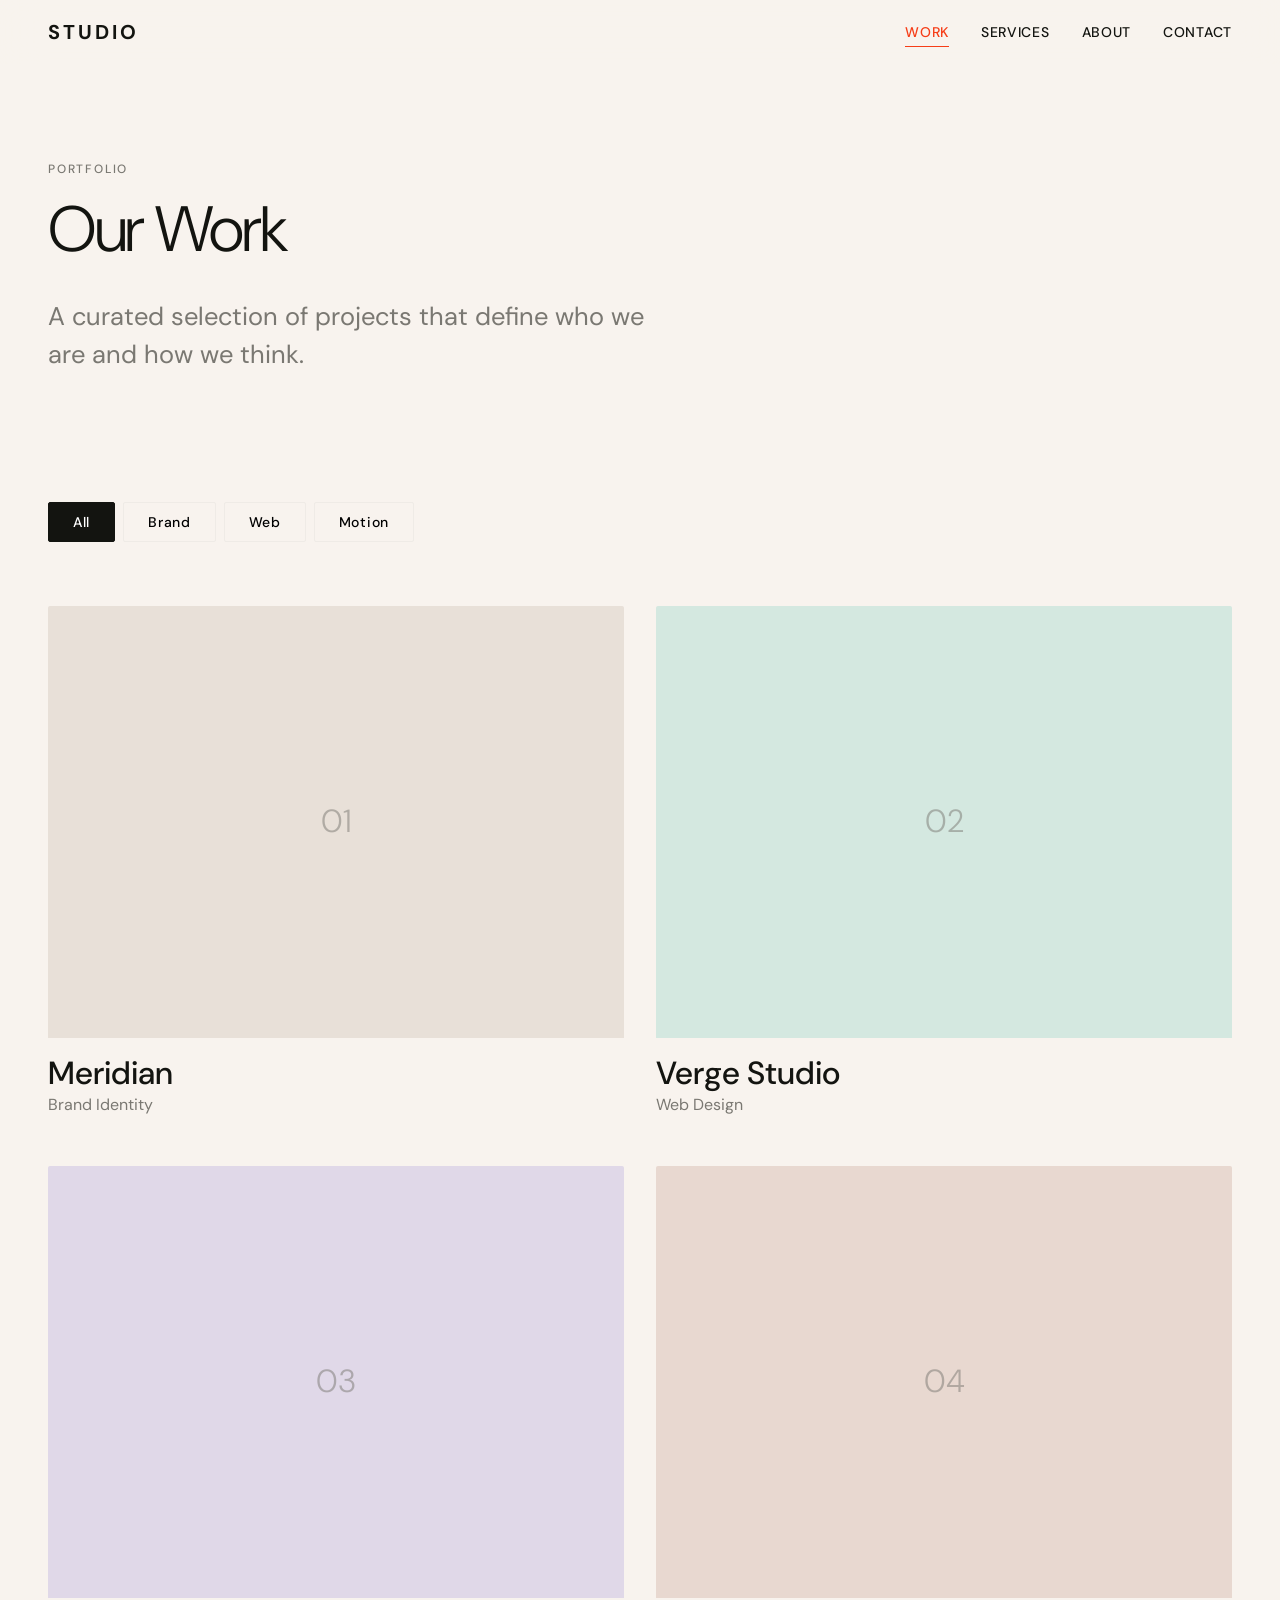
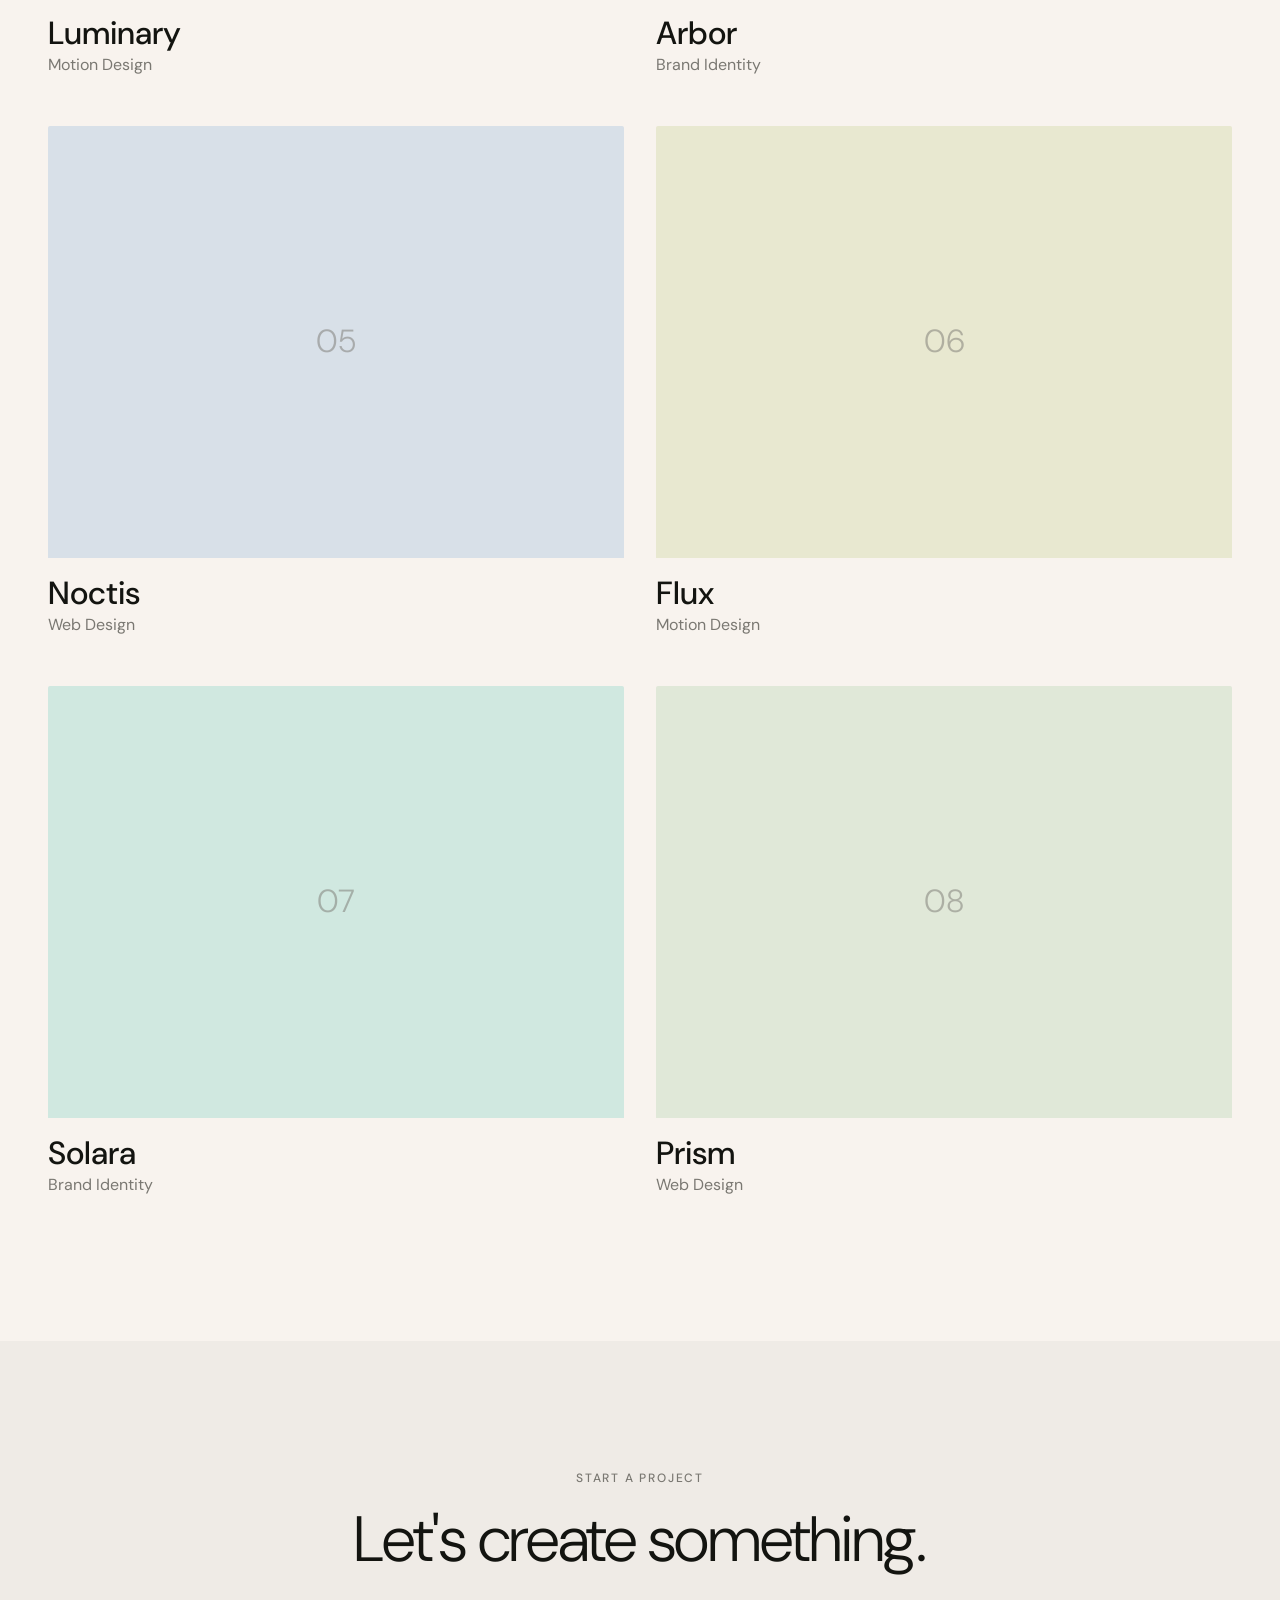
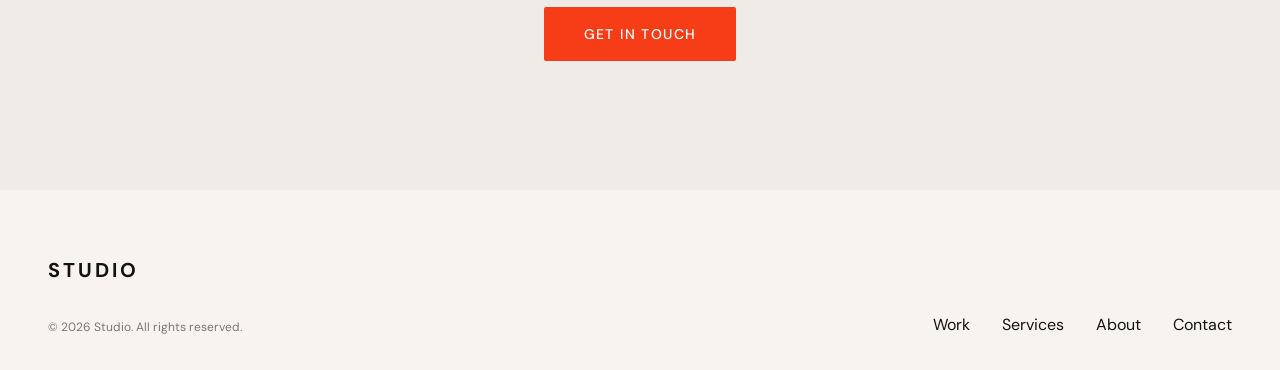
<file: work.html>
<!DOCTYPE html>
<html lang="en">
<head>
  <meta charset="UTF-8">
  <meta name="viewport" content="width=device-width, initial-scale=1.0">
  <title>Work — STUDIO</title>
  <meta name="description" content="Explore our portfolio of brand identity, web design, and motion design projects.">
  <link rel="stylesheet" href="css/style.css">
</head>
<body>

  <!-- Navigation -->
  <nav class="nav">
    <div class="container">
      <div class="nav__inner">
        <a href="index.html" class="nav__logo">STUDIO</a>
        <div class="nav__links">
          <a href="work.html" class="nav__link active">Work</a>
          <a href="services.html" class="nav__link">Services</a>
          <a href="about.html" class="nav__link">About</a>
          <a href="contact.html" class="nav__link">Contact</a>
        </div>
        <button class="nav__toggle" aria-label="Menu">
          <span></span><span></span><span></span>
        </button>
      </div>
    </div>
  </nav>

  <div class="nav__mobile">
    <a href="work.html">Work</a>
    <a href="services.html">Services</a>
    <a href="about.html">About</a>
    <a href="contact.html">Contact</a>
  </div>

  <!-- Hero -->
  <section class="section" style="padding-top: 10rem;">
    <div class="container">
      <p class="label reveal" style="margin-bottom: var(--space-sm);">Portfolio</p>
      <h1 class="heading-1 reveal" style="margin-bottom: var(--space-md);">Our Work</h1>
      <p class="text-large text-light reveal" style="max-width: 600px;">
        A curated selection of projects that define who we are and how we think.
      </p>
    </div>
  </section>

  <!-- Filter + Projects -->
  <section class="section" style="padding-top: 0;">
    <div class="container">
      <div class="filter reveal">
        <button class="filter__btn active" data-filter="all">All</button>
        <button class="filter__btn" data-filter="brand">Brand</button>
        <button class="filter__btn" data-filter="web">Web</button>
        <button class="filter__btn" data-filter="motion">Motion</button>
      </div>

      <div class="grid grid--2">
        <a href="#" class="card reveal" data-category="brand" data-modal-open="1" data-title="Meridian" data-category="Brand Identity" data-desc="Complete brand overhaul for a fintech startup, including logo, visual system, and guidelines. A comprehensive identity that bridges trust with innovation.">
          <div class="card__image bg-color-1" style="display: flex; align-items: center; justify-content: center;">
            <span style="font-size: 2rem; font-weight: 300; color: var(--color-text-light); opacity: 0.5;">01</span>
          </div>
          <div class="card__content">
            <h3 class="heading-3">Meridian</h3>
            <p class="text-light">Brand Identity</p>
          </div>
        </a>

        <a href="#" class="card reveal" data-category="web" data-modal-open="2" data-title="Verge Studio" data-category="Web Design" data-desc="An immersive web experience for an architecture firm. Custom CMS, responsive design, and subtle animations that mirror their design philosophy.">
          <div class="card__image bg-color-2" style="display: flex; align-items: center; justify-content: center;">
            <span style="font-size: 2rem; font-weight: 300; color: var(--color-text-light); opacity: 0.5;">02</span>
          </div>
          <div class="card__content">
            <h3 class="heading-3">Verge Studio</h3>
            <p class="text-light">Web Design</p>
          </div>
        </a>

        <a href="#" class="card reveal" data-category="motion" data-modal-open="3" data-title="Luminary" data-category="Motion Design" data-desc="Product launch animation series for a tech brand. 3D renders, kinetic typography, and seamless transitions across all digital touchpoints.">
          <div class="card__image bg-color-3" style="display: flex; align-items: center; justify-content: center;">
            <span style="font-size: 2rem; font-weight: 300; color: var(--color-text-light); opacity: 0.5;">03</span>
          </div>
          <div class="card__content">
            <h3 class="heading-3">Luminary</h3>
            <p class="text-light">Motion Design</p>
          </div>
        </a>

        <a href="#" class="card reveal" data-category="brand" data-modal-open="4" data-title="Arbor" data-category="Brand Identity" data-desc="Brand identity for a sustainable furniture company. Earthy palette, organic typography, and a mark that speaks to craftsmanship and nature.">
          <div class="card__image bg-color-4" style="display: flex; align-items: center; justify-content: center;">
            <span style="font-size: 2rem; font-weight: 300; color: var(--color-text-light); opacity: 0.5;">04</span>
          </div>
          <div class="card__content">
            <h3 class="heading-3">Arbor</h3>
            <p class="text-light">Brand Identity</p>
          </div>
        </a>

        <a href="#" class="card reveal" data-category="web" data-modal-open="5" data-title="Noctis" data-category="Web Design" data-desc="E-commerce platform for a luxury watch brand. Minimal design with rich interactions, 360° product views, and an editorial-style shopping experience.">
          <div class="card__image bg-color-5" style="display: flex; align-items: center; justify-content: center;">
            <span style="font-size: 2rem; font-weight: 300; color: var(--color-text-light); opacity: 0.5;">05</span>
          </div>
          <div class="card__content">
            <h3 class="heading-3">Noctis</h3>
            <p class="text-light">Web Design</p>
          </div>
        </a>

        <a href="#" class="card reveal" data-category="motion" data-modal-open="6" data-title="Flux" data-category="Motion Design" data-desc="Title sequence and motion system for a streaming platform original. Bold typography, fluid transitions, and a color language that evolves with each episode.">
          <div class="card__image bg-color-6" style="display: flex; align-items: center; justify-content: center;">
            <span style="font-size: 2rem; font-weight: 300; color: var(--color-text-light); opacity: 0.5;">06</span>
          </div>
          <div class="card__content">
            <h3 class="heading-3">Flux</h3>
            <p class="text-light">Motion Design</p>
          </div>
        </a>

        <a href="#" class="card reveal" data-category="brand" data-modal-open="7" data-title="Solara" data-category="Brand Identity" data-desc="Visual identity for a wellness retreat. Soft geometry, a sun-inspired mark, and a system designed to evoke calm across every touchpoint.">
          <div class="card__image bg-color-7" style="display: flex; align-items: center; justify-content: center;">
            <span style="font-size: 2rem; font-weight: 300; color: var(--color-text-light); opacity: 0.5;">07</span>
          </div>
          <div class="card__content">
            <h3 class="heading-3">Solara</h3>
            <p class="text-light">Brand Identity</p>
          </div>
        </a>

        <a href="#" class="card reveal" data-category="web" data-modal-open="8" data-title="Prism" data-category="Web Design" data-desc="Portfolio website for a photography collective. Grid-based layout with immersive lightbox galleries and fluid page transitions.">
          <div class="card__image bg-color-8" style="display: flex; align-items: center; justify-content: center;">
            <span style="font-size: 2rem; font-weight: 300; color: var(--color-text-light); opacity: 0.5;">08</span>
          </div>
          <div class="card__content">
            <h3 class="heading-3">Prism</h3>
            <p class="text-light">Web Design</p>
          </div>
        </a>
      </div>
    </div>
  </section>

  <!-- CTA -->
  <section class="section section--alt">
    <div class="container" style="text-align: center;">
      <p class="label reveal" style="margin-bottom: var(--space-sm);">Start a Project</p>
      <h2 class="heading-1 reveal" style="margin-bottom: var(--space-md);">Let's create something.</h2>
      <a href="contact.html" class="btn btn--primary reveal">Get in Touch</a>
    </div>
  </section>

  <!-- Modal -->
  <div class="modal">
    <div class="modal__content">
      <button class="modal__close">×</button>
      <p class="label modal__cat" style="margin-bottom: var(--space-sm);"></p>
      <h2 class="heading-2 modal__title" style="margin-bottom: var(--space-md);"></h2>
      <p class="text-large text-light modal__desc"></p>
      <div class="divider"></div>
      <div style="display: grid; grid-template-columns: repeat(3, 1fr); gap: var(--space-md);">
        <div>
          <p class="label" style="margin-bottom: 0.25rem;">Year</p>
          <p>2026</p>
        </div>
        <div>
          <p class="label" style="margin-bottom: 0.25rem;">Duration</p>
          <p>8 Weeks</p>
        </div>
        <div>
          <p class="label" style="margin-bottom: 0.25rem;">Role</p>
          <p>Full Creative</p>
        </div>
      </div>
    </div>
  </div>

  <!-- Footer -->
  <footer class="footer">
    <div class="container">
      <div class="footer__inner">
        <div>
          <div class="footer__logo">STUDIO</div>
          <p class="footer__copy">© 2026 Studio. All rights reserved.</p>
        </div>
        <div class="footer__links">
          <a href="work.html">Work</a>
          <a href="services.html">Services</a>
          <a href="about.html">About</a>
          <a href="contact.html">Contact</a>
        </div>
      </div>
    </div>
  </footer>

  <script src="js/main.js"></script>
</body>
</html>
</file>
<file: css/style.css>
/* STUDIO - Design System */

@import url('https://fonts.googleapis.com/css2?family=DM+Sans:ital,opsz,wght@0,9..40,300;0,9..40,400;0,9..40,500;0,9..40,700;1,9..40,300;1,9..40,400;1,9..40,500;1,9..40,700&display=swap');

/* Design Tokens */
:root {
  --color-primary: #131410;
  --color-secondary: #F63D18;
  --color-bg: #F8F3EE;
  --color-bg-alt: #EFEBE6;
  --color-text: #131410;
  --color-text-light: #7A7872;
  --radius: 2px;

  --font-family: 'DM Sans', sans-serif;
  --fs-display: clamp(3.5rem, 8vw, 8rem);
  --fs-h1: clamp(2.5rem, 5vw, 5rem);
  --fs-h2: clamp(2rem, 4vw, 3.5rem);
  --fs-h3: clamp(1.5rem, 2.5vw, 2rem);
  --fs-body: clamp(1rem, 1.2vw, 1.125rem);
  --fs-small: 0.875rem;
  --fs-tiny: 0.75rem;

  --space-xs: 0.5rem;
  --space-sm: 1rem;
  --space-md: 2rem;
  --space-lg: 4rem;
  --space-xl: 8rem;
  --space-2xl: 12rem;
}

/* Reset */
*, *::before, *::after {
  margin: 0;
  padding: 0;
  box-sizing: border-box;
}

html {
  scroll-behavior: smooth;
  -webkit-font-smoothing: antialiased;
  -moz-osx-font-smoothing: grayscale;
}

body {
  font-family: var(--font-family);
  font-size: var(--fs-body);
  color: var(--color-text);
  background-color: var(--color-bg);
  line-height: 1.6;
  overflow-x: hidden;
}

a {
  color: inherit;
  text-decoration: none;
  transition: color 0.3s ease;
}

a:hover {
  color: var(--color-secondary);
}

img {
  max-width: 100%;
  display: block;
}

ul, ol {
  list-style: none;
}

button {
  font-family: var(--font-family);
  cursor: pointer;
  border: none;
  background: none;
}

/* Layout */
.container {
  width: 100%;
  max-width: 1400px;
  margin: 0 auto;
  padding: 0 clamp(1.5rem, 4vw, 3rem);
}

.section {
  padding: var(--space-xl) 0;
}

.section--alt {
  background-color: var(--color-bg-alt);
}

/* Navigation */
.nav {
  position: fixed;
  top: 0;
  left: 0;
  right: 0;
  z-index: 1000;
  padding: var(--space-sm) 0;
  background-color: rgba(248, 243, 238, 0.95);
  backdrop-filter: blur(20px);
  -webkit-backdrop-filter: blur(20px);
  transition: padding 0.3s ease;
}

.nav.scrolled {
  padding: 0.6rem 0;
}

.nav__inner {
  display: flex;
  align-items: center;
  justify-content: space-between;
}

.nav__logo {
  font-size: 1.25rem;
  font-weight: 700;
  letter-spacing: 0.15em;
  text-transform: uppercase;
}

.nav__links {
  display: flex;
  align-items: center;
  gap: var(--space-md);
}

.nav__link {
  font-size: var(--fs-small);
  font-weight: 500;
  letter-spacing: 0.05em;
  text-transform: uppercase;
  position: relative;
}

.nav__link::after {
  content: '';
  position: absolute;
  bottom: -4px;
  left: 0;
  width: 0;
  height: 1px;
  background-color: var(--color-secondary);
  transition: width 0.3s ease;
}

.nav__link:hover::after,
.nav__link.active::after {
  width: 100%;
}

.nav__link:hover {
  color: var(--color-text);
}

.nav__link.active {
  color: var(--color-secondary);
}

/* Mobile Nav */
.nav__toggle {
  display: none;
  flex-direction: column;
  gap: 5px;
  padding: 5px;
}

.nav__toggle span {
  display: block;
  width: 24px;
  height: 1.5px;
  background-color: var(--color-primary);
  transition: all 0.3s ease;
}

.nav__toggle.open span:nth-child(1) {
  transform: rotate(45deg) translate(4px, 5px);
}

.nav__toggle.open span:nth-child(2) {
  opacity: 0;
}

.nav__toggle.open span:nth-child(3) {
  transform: rotate(-45deg) translate(4px, -5px);
}

.nav__mobile {
  display: none;
  position: fixed;
  top: 0;
  left: 0;
  right: 0;
  bottom: 0;
  background-color: var(--color-bg);
  z-index: 999;
  flex-direction: column;
  align-items: center;
  justify-content: center;
  gap: var(--space-md);
  opacity: 0;
  visibility: hidden;
  transition: all 0.4s ease;
}

.nav__mobile.open {
  opacity: 1;
  visibility: visible;
}

.nav__mobile a {
  font-size: var(--fs-h3);
  font-weight: 500;
  letter-spacing: 0.05em;
  text-transform: uppercase;
}

/* Typography */
.heading-display {
  font-size: var(--fs-display);
  font-weight: 300;
  line-height: 1;
  letter-spacing: -0.03em;
}

.heading-1 {
  font-size: var(--fs-h1);
  font-weight: 300;
  line-height: 1.1;
  letter-spacing: -0.02em;
}

.heading-2 {
  font-size: var(--fs-h2);
  font-weight: 300;
  line-height: 1.15;
  letter-spacing: -0.02em;
}

.heading-3 {
  font-size: var(--fs-h3);
  font-weight: 500;
  line-height: 1.2;
}

.label {
  font-size: var(--fs-tiny);
  font-weight: 500;
  letter-spacing: 0.15em;
  text-transform: uppercase;
  color: var(--color-text-light);
}

.text-light {
  color: var(--color-text-light);
}

.text-italic {
  font-style: italic;
}

.text-large {
  font-size: clamp(1.25rem, 2vw, 1.75rem);
  line-height: 1.5;
}

/* Buttons */
.btn {
  display: inline-flex;
  align-items: center;
  gap: 0.5rem;
  padding: 1rem 2.5rem;
  font-size: var(--fs-small);
  font-weight: 500;
  letter-spacing: 0.1em;
  text-transform: uppercase;
  border-radius: var(--radius);
  transition: all 0.3s ease;
}

.btn--primary {
  background-color: var(--color-secondary);
  color: #fff;
}

.btn--primary:hover {
  background-color: #e53510;
  color: #fff;
  transform: translateY(-2px);
}

.btn--outline {
  border: 1px solid var(--color-primary);
  color: var(--color-primary);
}

.btn--outline:hover {
  background-color: var(--color-primary);
  color: #fff;
  transform: translateY(-2px);
}

.btn--dark {
  background-color: var(--color-primary);
  color: #fff;
}

.btn--dark:hover {
  background-color: #2a2b26;
  color: #fff;
  transform: translateY(-2px);
}

/* Cards */
.card {
  border-radius: var(--radius);
  overflow: hidden;
  transition: transform 0.4s ease;
}

.card:hover {
  transform: translateY(-4px);
}

.card__image {
  aspect-ratio: 4/3;
  width: 100%;
}

.card__content {
  padding: var(--space-sm) 0;
}

/* Grid */
.grid {
  display: grid;
  gap: var(--space-md);
}

.grid--2 {
  grid-template-columns: repeat(2, 1fr);
}

.grid--3 {
  grid-template-columns: repeat(3, 1fr);
}

.grid--4 {
  grid-template-columns: repeat(4, 1fr);
}

/* Filter */
.filter {
  display: flex;
  gap: var(--space-xs);
  flex-wrap: wrap;
  margin-bottom: var(--space-lg);
}

.filter__btn {
  padding: 0.6rem 1.5rem;
  font-size: var(--fs-small);
  font-weight: 500;
  letter-spacing: 0.05em;
  border: 1px solid var(--color-bg-alt);
  border-radius: var(--radius);
  transition: all 0.3s ease;
  background-color: transparent;
}

.filter__btn:hover,
.filter__btn.active {
  background-color: var(--color-primary);
  color: #fff;
  border-color: var(--color-primary);
}

/* Form */
.form__group {
  margin-bottom: var(--space-md);
}

.form__label {
  display: block;
  font-size: var(--fs-small);
  font-weight: 500;
  letter-spacing: 0.05em;
  text-transform: uppercase;
  margin-bottom: var(--space-xs);
}

.form__input,
.form__textarea,
.form__select {
  width: 100%;
  padding: 1rem;
  font-family: var(--font-family);
  font-size: var(--fs-body);
  border: 1px solid var(--color-bg-alt);
  border-radius: var(--radius);
  background-color: transparent;
  color: var(--color-text);
  transition: border-color 0.3s ease;
}

.form__input:focus,
.form__textarea:focus,
.form__select:focus {
  outline: none;
  border-color: var(--color-secondary);
}

.form__textarea {
  resize: vertical;
  min-height: 150px;
}

/* Footer */
.footer {
  padding: var(--space-lg) 0 var(--space-md);
  border-top: 1px solid var(--color-bg-alt);
}

.footer__inner {
  display: flex;
  justify-content: space-between;
  align-items: flex-end;
}

.footer__logo {
  font-size: 1.25rem;
  font-weight: 700;
  letter-spacing: 0.15em;
  text-transform: uppercase;
}

.footer__links {
  display: flex;
  gap: var(--space-md);
}

.footer__copy {
  margin-top: var(--space-md);
  font-size: var(--fs-tiny);
  color: var(--color-text-light);
}

/* Animation */
.reveal {
  opacity: 0;
  transform: translateY(30px);
  transition: opacity 0.8s ease, transform 0.8s ease;
}

.reveal.visible {
  opacity: 1;
  transform: translateY(0);
}

/* Divider */
.divider {
  width: 100%;
  height: 1px;
  background-color: var(--color-bg-alt);
  margin: var(--space-lg) 0;
}

/* Project Colors */
.bg-color-1 { background-color: #E8E0D8; }
.bg-color-2 { background-color: #D4E8E0; }
.bg-color-3 { background-color: #E0D8E8; }
.bg-color-4 { background-color: #E8D8D0; }
.bg-color-5 { background-color: #D8E0E8; }
.bg-color-6 { background-color: #E8E8D0; }
.bg-color-7 { background-color: #D0E8E0; }
.bg-color-8 { background-color: #E0E8D8; }

/* Team Colors */
.team-color-1 { background-color: #F0C4B0; }
.team-color-2 { background-color: #B0D0F0; }
.team-color-3 { background-color: #C0F0B0; }
.team-color-4 { background-color: #F0D0B0; }
.team-color-5 { background-color: #B0F0E0; }
.team-color-6 { background-color: #E0B0F0; }

/* Modal */
.modal {
  display: none;
  position: fixed;
  top: 0;
  left: 0;
  right: 0;
  bottom: 0;
  background-color: rgba(19, 20, 16, 0.8);
  z-index: 2000;
  align-items: center;
  justify-content: center;
  padding: var(--space-md);
}

.modal.open {
  display: flex;
}

.modal__content {
  background-color: var(--color-bg);
  border-radius: var(--radius);
  max-width: 800px;
  width: 100%;
  max-height: 90vh;
  overflow-y: auto;
  padding: var(--space-lg);
  position: relative;
}

.modal__close {
  position: absolute;
  top: var(--space-sm);
  right: var(--space-sm);
  font-size: 1.5rem;
  width: 40px;
  height: 40px;
  display: flex;
  align-items: center;
  justify-content: center;
  border-radius: var(--radius);
  transition: background-color 0.3s ease;
}

.modal__close:hover {
  background-color: var(--color-bg-alt);
}

/* Responsive */
@media (max-width: 1024px) {
  .grid--4 {
    grid-template-columns: repeat(2, 1fr);
  }
  .grid--3 {
    grid-template-columns: repeat(2, 1fr);
  }
}

@media (max-width: 768px) {
  .nav__links {
    display: none;
  }

  .nav__toggle {
    display: flex;
  }

  .nav__mobile {
    display: flex;
  }

  .grid--2,
  .grid--3,
  .grid--4 {
    grid-template-columns: 1fr;
  }

  .footer__inner {
    flex-direction: column;
    align-items: flex-start;
    gap: var(--space-md);
  }

  .footer__links {
    flex-wrap: wrap;
  }

  .section {
    padding: var(--space-lg) 0;
  }
}

@media (max-width: 480px) {
  .heading-display {
    font-size: clamp(2.5rem, 10vw, 4rem);
  }
}
</file>
